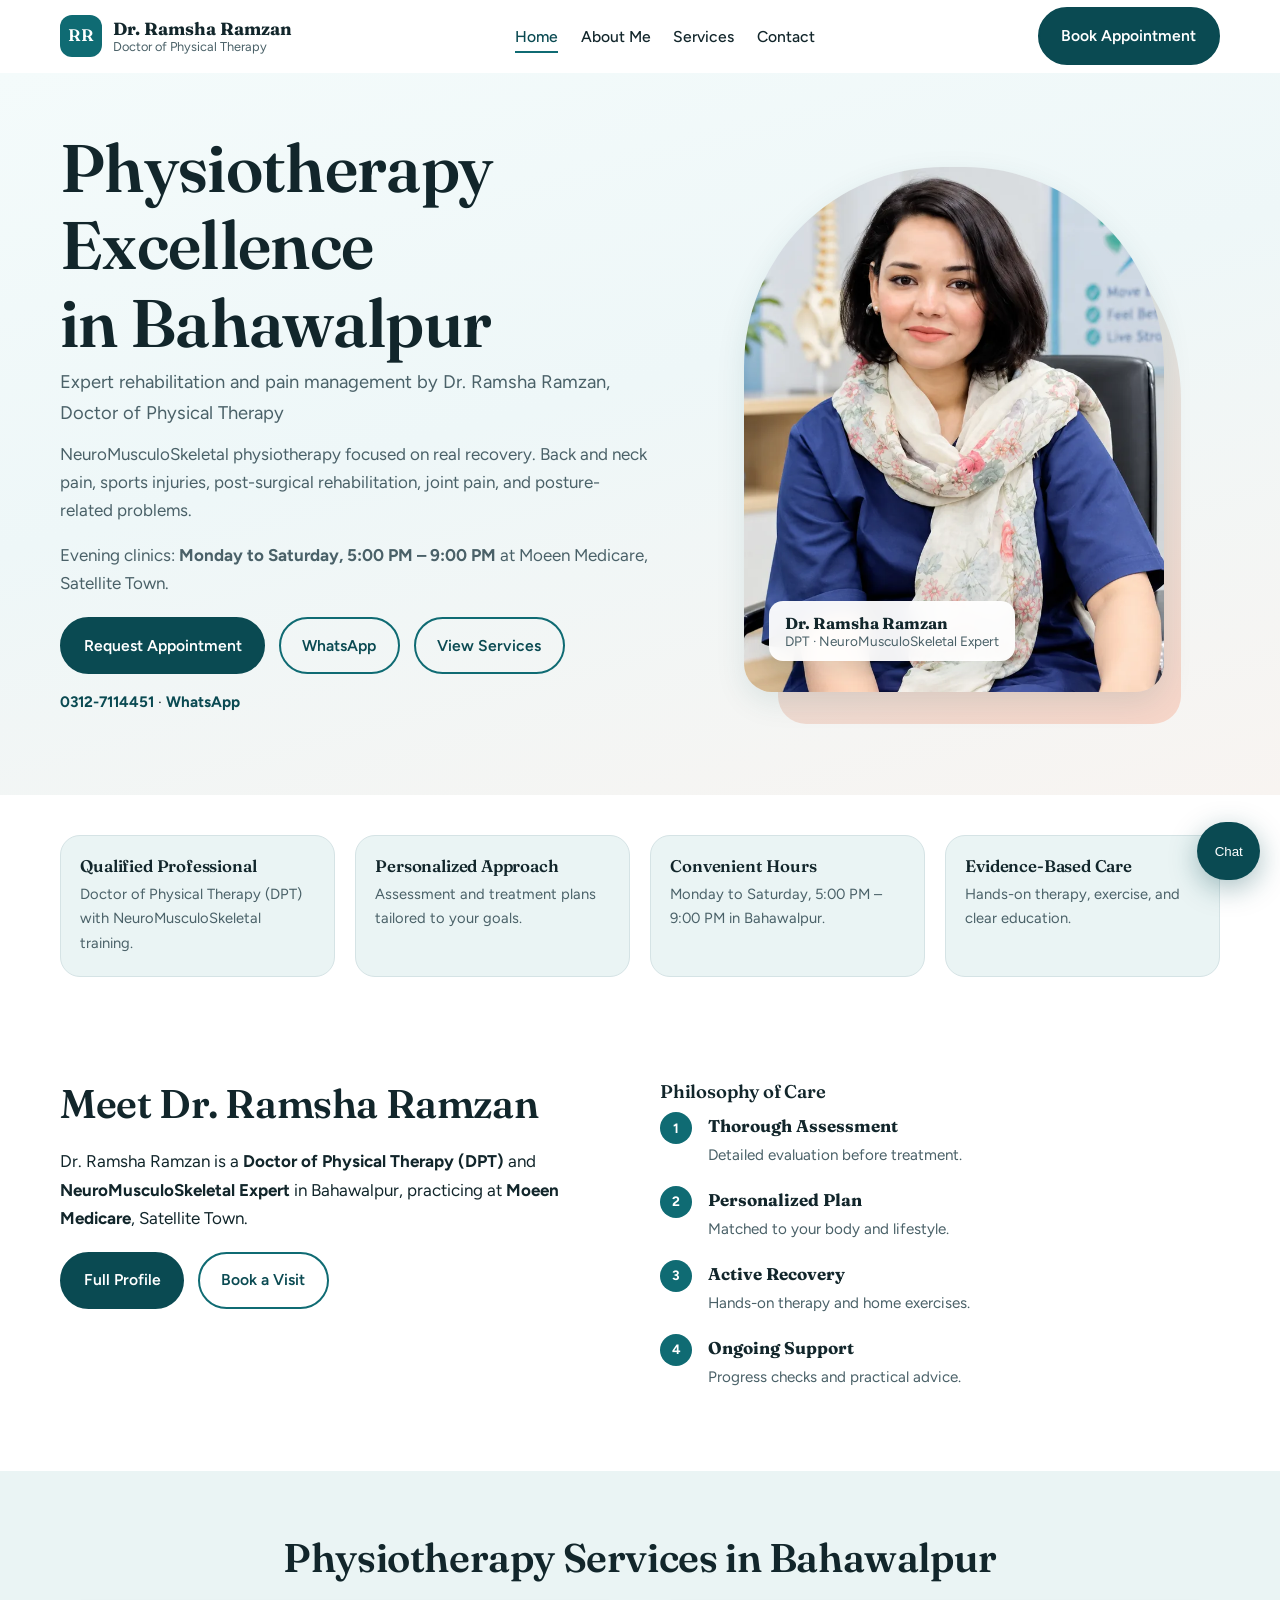
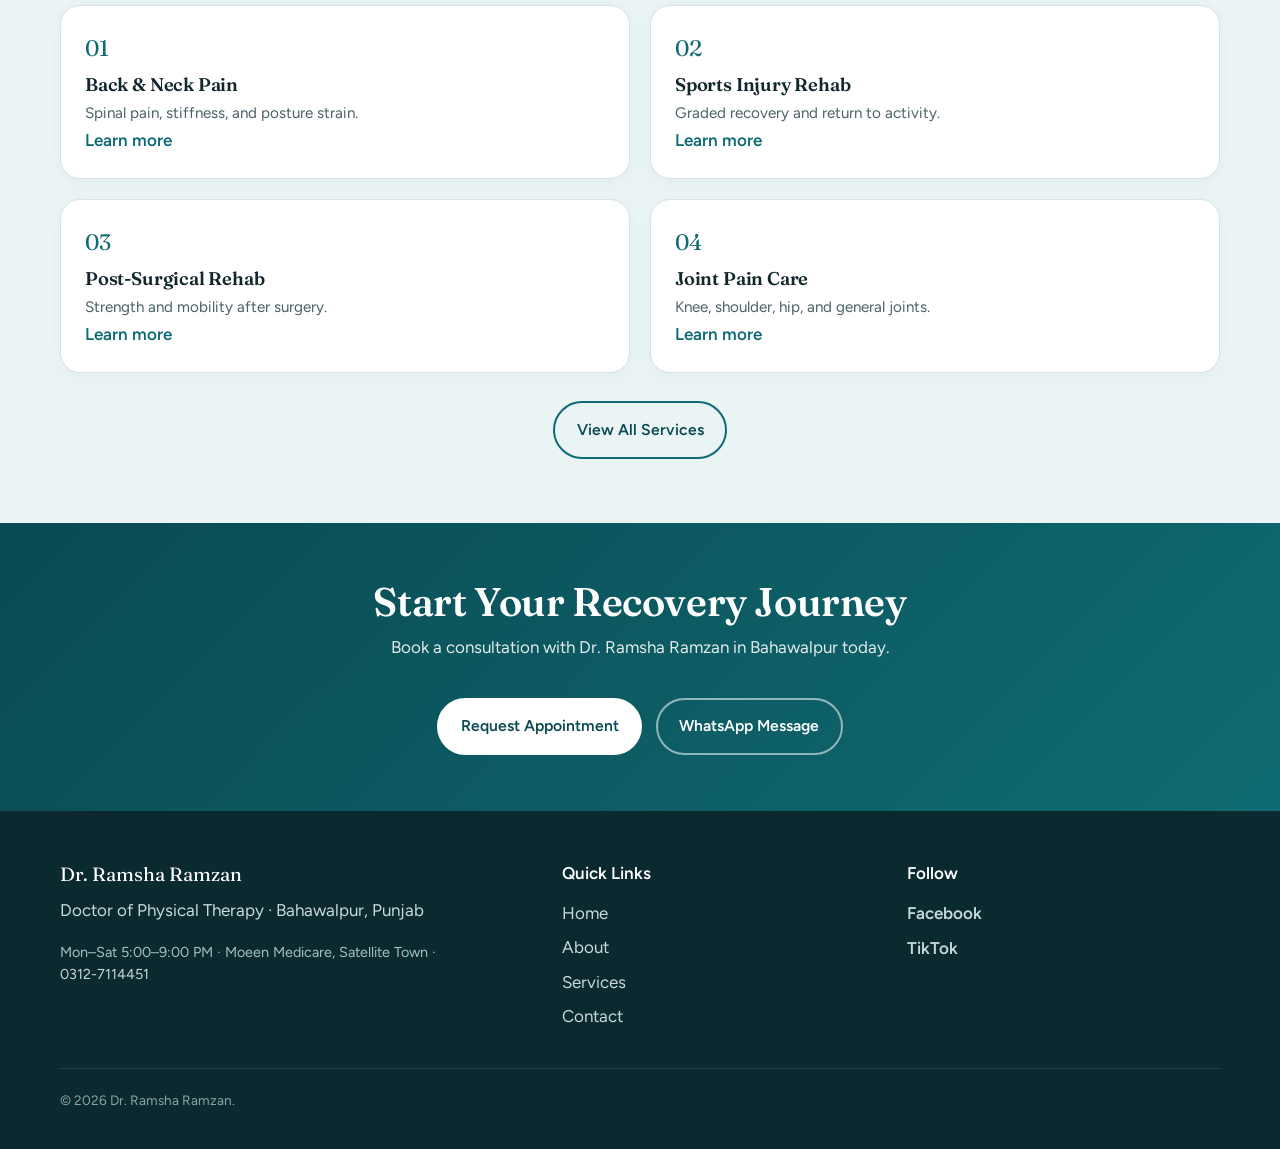
<file: index.html>
<!DOCTYPE html>
<html lang="en-PK">
<head>
  <meta charset="UTF-8">
  <meta name="viewport" content="width=device-width, initial-scale=1">
  <title>Physiotherapist in Bahawalpur | Dr. Ramsha Ramzan, DPT</title>
  <meta name="description" content="Dr. Ramsha Ramzan — Doctor of Physical Therapy in Bahawalpur. NeuroMusculoSkeletal physiotherapy for back pain, sports injury, post-surgical rehab and joint pain. Evening clinics Mon–Sat.">
  <link rel="canonical" href="https://joshwilsonnlr.github.io/Dr.ramsha/">
  <link rel="icon" type="image/svg+xml" href="assets/favicon.svg">
  <meta name="theme-color" content="#0F6B73">
  <link rel="stylesheet" href="css/style.css?v=33">
  <link rel="stylesheet" href="css/responsive.css?v=33">
  <link rel="stylesheet" href="css/mobile.css?v=33">
  <link href="https://fonts.googleapis.com/css2?family=Fraunces:opsz,wght@9..144,500;9..144,600&family=Figtree:wght@400;500;600;700&display=swap" rel="stylesheet">
  <meta property="og:title" content="Physiotherapist in Bahawalpur | Dr. Ramsha Ramzan, DPT">
  <meta property="og:image" content="https://joshwilsonnlr.github.io/Dr.ramsha/images/dr-ramsha-ramzan-900.webp">
</head>
<body>
  <a class="skip-link" href="#main">Skip to content</a>
  <header class="site-header" id="site-header">
    <div class="container header-inner">
      <a class="brand" href="index.html" aria-label="Dr. Ramsha Ramzan home">
        <span class="brand-mark" aria-hidden="true">RR</span>
        <span class="brand-text"><strong>Dr. Ramsha Ramzan</strong><small>Doctor of Physical Therapy</small></span>
      </a>
      <nav class="main-nav" id="main-nav" aria-label="Main navigation">
        <ul>
          <li><a href="index.html" aria-current="page">Home</a></li>
          <li><a href="about.html">About Me</a></li>
          <li><a href="services.html">Services</a></li>
          <li><a href="contact.html">Contact</a></li>
          <li class="nav-book-mobile"><a class="btn btn-primary" href="contact.html#book">Book Appointment</a></li>
        </ul>
      </nav>
      <a class="btn btn-primary nav-cta" href="contact.html#book">Book Appointment</a>
      <button type="button" class="nav-toggle" id="nav-toggle" aria-expanded="false" aria-controls="main-nav" aria-label="Open menu"><span></span><span></span><span></span></button>
    </div>
  </header>
  <main id="main">
    <section class="hero">
      <div class="container hero-grid">
        <div class="hero-copy">
          <h1 class="hero-headline">Physiotherapy Excellence in Bahawalpur</h1>
          <p class="hero-tagline">Expert rehabilitation and pain management by Dr. Ramsha Ramzan, Doctor of Physical Therapy</p>
          <p class="hero-body">NeuroMusculoSkeletal physiotherapy focused on real recovery. Back and neck pain, sports injuries, post-surgical rehabilitation, joint pain, and posture-related problems.</p>
          <p class="hero-body">Evening clinics: <strong>Monday to Saturday, 5:00 PM – 9:00 PM</strong> at Moeen Medicare, Satellite Town.</p>
          <div class="btn-row">
            <a class="btn btn-primary" href="contact.html#book">Request Appointment</a>
            <a class="btn btn-outline" href="https://wa.me/923127114451">WhatsApp</a>
            <a class="btn btn-outline" href="services.html">View Services</a>
          </div>
          <p class="hero-contact"><a href="tel:+923127114451"><strong>0312-7114451</strong></a> · <a href="https://wa.me/923127114451"><strong>WhatsApp</strong></a></p>
        </div>
        <figure class="hero-portrait reveal">
          <div class="portrait-frame">
            <img src="images/dr-ramsha-ramzan-900.webp" srcset="images/dr-ramsha-ramzan-480.webp 480w, images/dr-ramsha-ramzan-900.webp 900w" loading="eager" alt="Dr. Ramsha Ramzan, Physiotherapist in Bahawalpur">
          </div>
          <figcaption class="portrait-tag"><strong>Dr. Ramsha Ramzan</strong><span>DPT · NeuroMusculoSkeletal Expert</span></figcaption>
        </figure>
      </div>
    </section>
    <section class="trust-section">
      <div class="container trust-grid">
        <div class="trust-item reveal"><h3>Qualified Professional</h3><p>Doctor of Physical Therapy (DPT) with NeuroMusculoSkeletal training.</p></div>
        <div class="trust-item reveal"><h3>Personalized Approach</h3><p>Assessment and treatment plans tailored to your goals.</p></div>
        <div class="trust-item reveal"><h3>Convenient Hours</h3><p>Monday to Saturday, 5:00 PM – 9:00 PM in Bahawalpur.</p></div>
        <div class="trust-item reveal"><h3>Evidence-Based Care</h3><p>Hands-on therapy, exercise, and clear education.</p></div>
      </div>
    </section>
    <section class="section">
      <div class="container split">
        <div class="reveal">
          <h2>Meet Dr. Ramsha Ramzan</h2>
          <p>Dr. Ramsha Ramzan is a <strong>Doctor of Physical Therapy (DPT)</strong> and <strong>NeuroMusculoSkeletal Expert</strong> in Bahawalpur, practicing at <strong>Moeen Medicare</strong>, Satellite Town.</p>
          <div class="btn-row"><a class="btn btn-primary" href="about.html">Full Profile</a><a class="btn btn-outline" href="contact.html#book">Book a Visit</a></div>
        </div>
        <div class="reveal">
          <h3>Philosophy of Care</h3>
          <div class="philosophy-point"><span class="step-badge">1</span><div><h4>Thorough Assessment</h4><p>Detailed evaluation before treatment.</p></div></div>
          <div class="philosophy-point"><span class="step-badge">2</span><div><h4>Personalized Plan</h4><p>Matched to your body and lifestyle.</p></div></div>
          <div class="philosophy-point"><span class="step-badge">3</span><div><h4>Active Recovery</h4><p>Hands-on therapy and home exercises.</p></div></div>
          <div class="philosophy-point"><span class="step-badge">4</span><div><h4>Ongoing Support</h4><p>Progress checks and practical advice.</p></div></div>
        </div>
      </div>
    </section>
    <section class="section tint">
      <div class="container">
        <h2 class="reveal" style="text-align:center;">Physiotherapy Services in Bahawalpur</h2>
        <div class="services-showcase">
          <article class="service-showcase reveal"><div class="service-number">01</div><h3>Back & Neck Pain</h3><p>Spinal pain, stiffness, and posture strain.</p><a class="link-arrow" href="services.html">Learn more</a></article>
          <article class="service-showcase reveal"><div class="service-number">02</div><h3>Sports Injury Rehab</h3><p>Graded recovery and return to activity.</p><a class="link-arrow" href="services.html">Learn more</a></article>
          <article class="service-showcase reveal"><div class="service-number">03</div><h3>Post-Surgical Rehab</h3><p>Strength and mobility after surgery.</p><a class="link-arrow" href="services.html">Learn more</a></article>
          <article class="service-showcase reveal"><div class="service-number">04</div><h3>Joint Pain Care</h3><p>Knee, shoulder, hip, and general joints.</p><a class="link-arrow" href="services.html">Learn more</a></article>
        </div>
        <div class="view-all-cta reveal"><a class="btn btn-outline" href="services.html">View All Services</a></div>
      </div>
    </section>
    <section class="cta-premium">
      <div class="container cta-inner reveal">
        <h2>Start Your Recovery Journey</h2>
        <p>Book a consultation with Dr. Ramsha Ramzan in Bahawalpur today.</p>
        <div class="btn-row" style="display:flex;justify-content:center;gap:0.85rem;width:100%;">
          <a class="btn btn-light" href="contact.html#book">Request Appointment</a>
          <a class="btn btn-ghost" href="https://wa.me/923127114451">WhatsApp Message</a>
        </div>
      </div>
    </section>
  </main>
  <footer class="site-footer">
    <div class="container footer-grid">
      <div>
        <p class="footer-name">Dr. Ramsha Ramzan</p>
        <p>Doctor of Physical Therapy · Bahawalpur, Punjab</p>
        <p class="footer-blurb">Mon–Sat 5:00–9:00 PM · Moeen Medicare, Satellite Town · <a href="tel:+923127114451">0312-7114451</a></p>
      </div>
      <div>
        <p class="footer-h">Quick Links</p>
        <ul><li><a href="index.html">Home</a></li><li><a href="about.html">About</a></li><li><a href="services.html">Services</a></li><li><a href="contact.html">Contact</a></li></ul>
      </div>
      <div>
        <p class="footer-h">Follow</p>
        <ul class="social-links">
          <li><a href="https://www.facebook.com/ramsha.ramzan.2025" target="_blank" rel="noopener">Facebook</a></li>
          <li><a href="https://www.tiktok.com/@drramsharramzan" target="_blank" rel="noopener">TikTok</a></li>
        </ul>
      </div>
    </div>
    <div class="container footer-base"><p>© 2026 Dr. Ramsha Ramzan.</p></div>
  </footer>
  <div class="chat-widget" id="chat-widget">
    <div class="chat-panel" id="chat-panel" role="dialog" aria-label="Clinic assistant" hidden>
      <div class="chat-panel-header">
        <div><strong>Clinic Assistant</strong><span>Dr. Ramsha Ramzan</span></div>
        <button type="button" class="chat-close" id="chat-close" aria-label="Close chat">&times;</button>
      </div>
      <div class="chat-panel-body">
        <div class="chat-messages" id="chat-messages" aria-live="polite"></div>
        <form class="chat-form" id="chat-form" autocomplete="off">
          <input type="text" id="chat-input" placeholder="Ask about hours, services..." maxlength="300" aria-label="Message">
          <button type="submit" class="chat-send" aria-label="Send">Go</button>
        </form>
      </div>
    </div>
    <button type="button" class="chat-fab" id="chat-fab" aria-label="Open chat" aria-expanded="false" aria-controls="chat-panel"><span class="chat-fab-label">Chat</span></button>
  </div>
  <div class="mobile-actions" aria-label="Quick contact">
    <a href="tel:+923127114451">Call</a>
    <a href="contact.html#book" class="mobile-book">Book</a>
    <a href="https://wa.me/923127114451">WhatsApp</a>
  </div>
  <script src="js/main.js?v=33" defer></script>
  <script src="js/chatbot.js?v=33" defer></script>
</body>
</html>
</file>
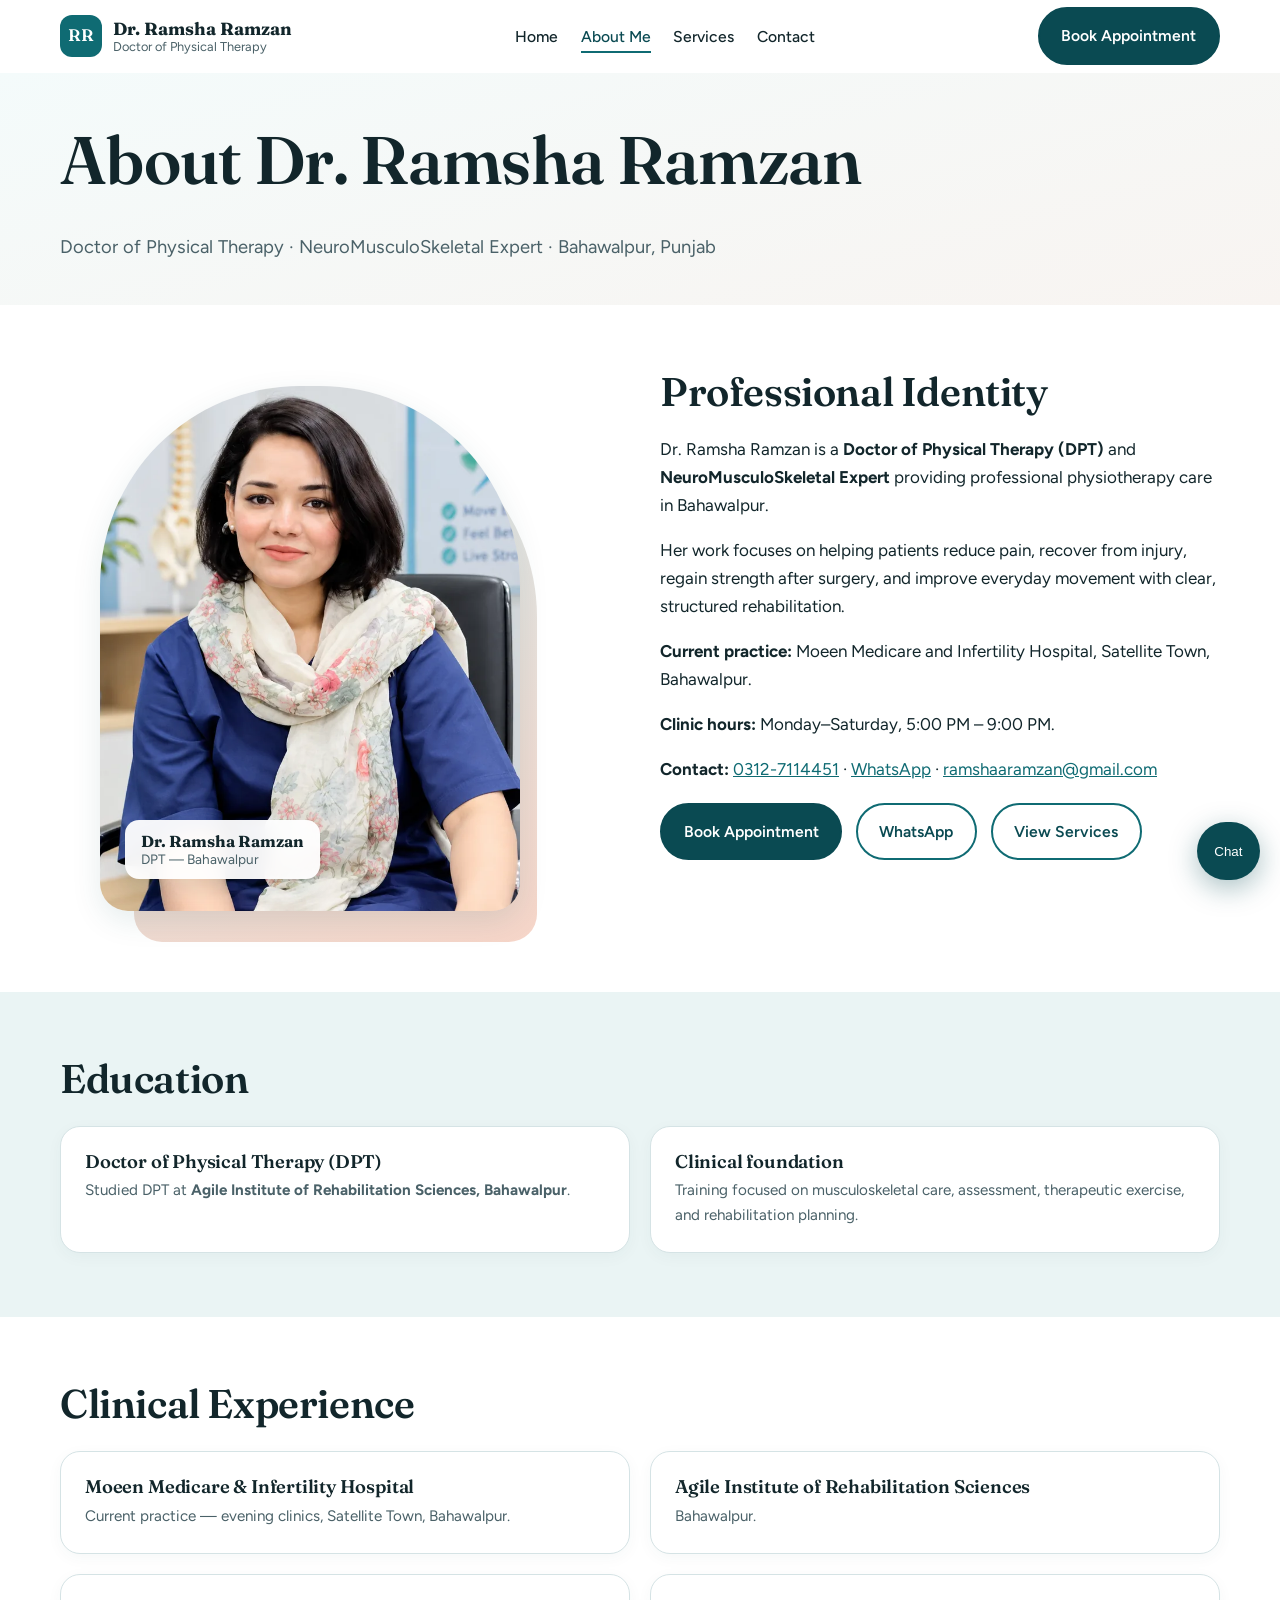
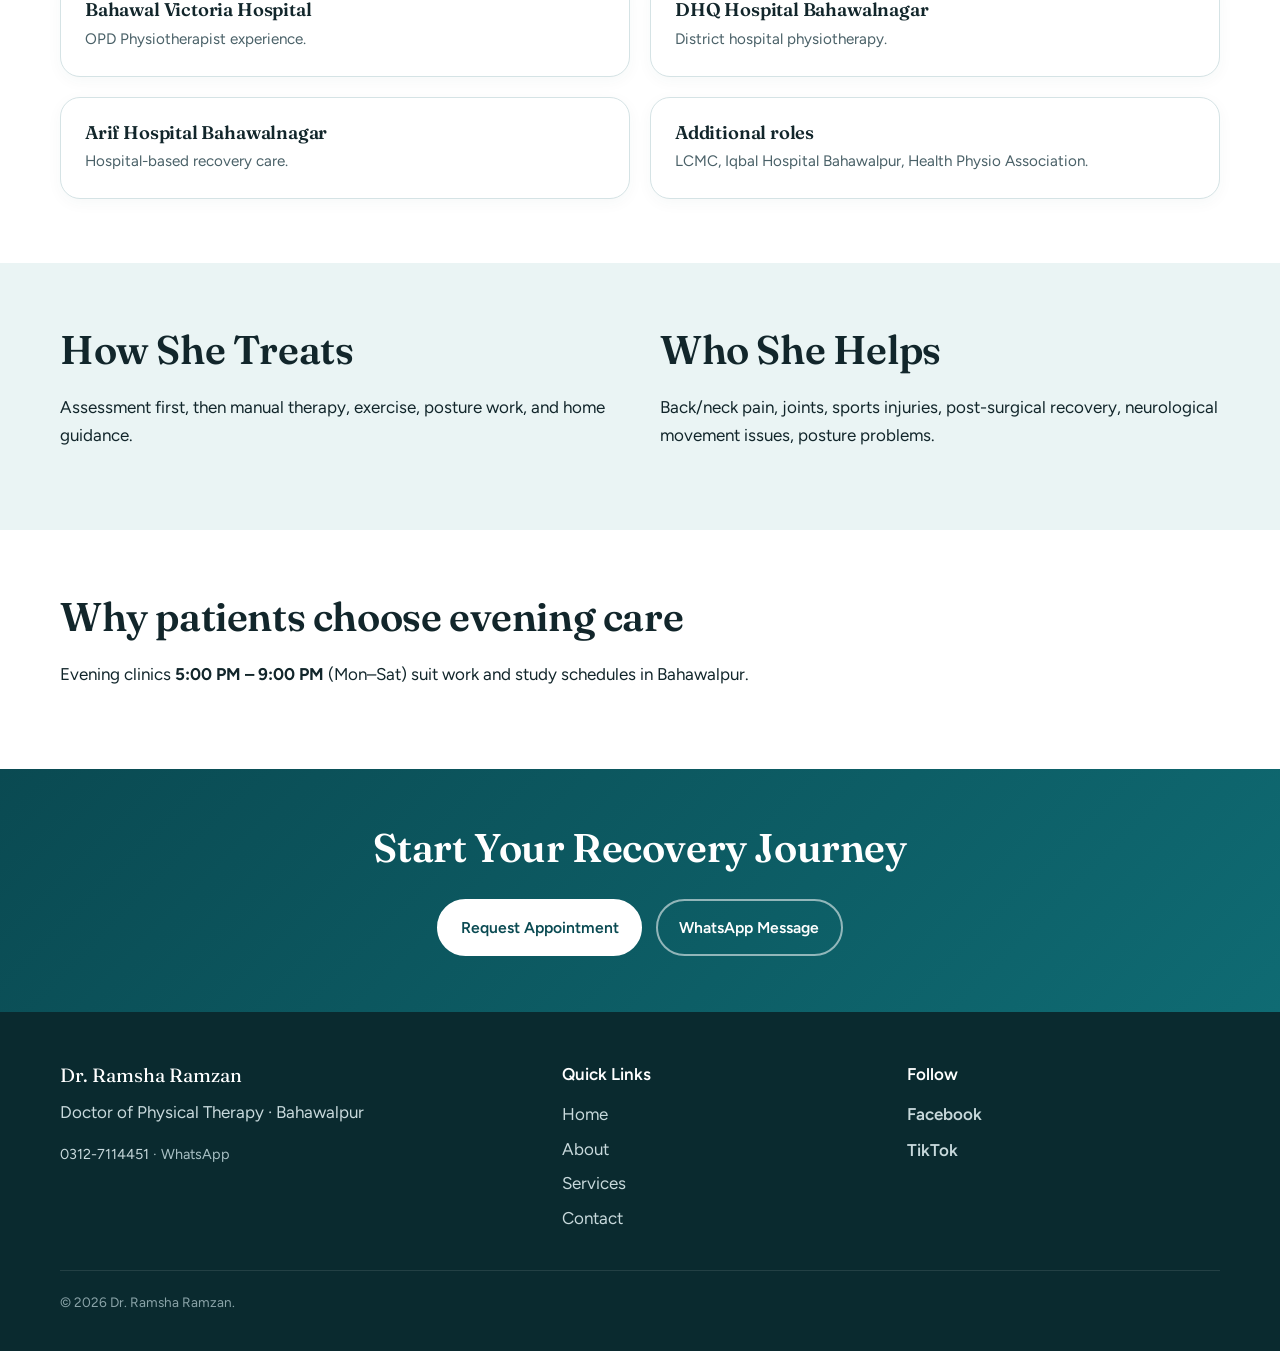
<file: about.html>
<!DOCTYPE html>
<html lang="en-PK">
<head>
  <meta charset="UTF-8">
  <meta name="viewport" content="width=device-width, initial-scale=1">
  <title>About Dr. Ramsha Ramzan | Physiotherapist in Bahawalpur</title>
  <meta name="description" content="Full profile of Dr. Ramsha Ramzan, DPT — NeuroMusculoSkeletal Expert in Bahawalpur. Education, clinical experience, and physiotherapy approach.">
  <link rel="canonical" href="https://joshwilsonnlr.github.io/Dr.ramsha/about.html">
  <meta property="og:title" content="About Dr. Ramsha Ramzan | Physiotherapist Bahawalpur">
  <meta property="og:description" content="Doctor of Physical Therapy and NeuroMusculoSkeletal Expert in Bahawalpur.">
  <meta property="og:image" content="https://joshwilsonnlr.github.io/Dr.ramsha/images/dr-ramsha-ramzan-900.webp">
  <meta name="twitter:card" content="summary_large_image">
  <link rel="stylesheet" href="css/style.css?v=31">
  <link rel="stylesheet" href="css/responsive.css?v=31">
  <link rel="stylesheet" href="css/mobile.css?v=31">
  <link href="https://fonts.googleapis.com/css2?family=Fraunces:opsz,wght@9..144,500;9..144,600&family=Figtree:wght@400;500;600;700&display=swap" rel="stylesheet">
</head>
<body>
  <a class="skip-link" href="#main">Skip to content</a>
  <header class="site-header" id="site-header">
    <div class="container header-inner">
      <a class="brand" href="index.html"><span class="brand-mark">RR</span><span class="brand-text"><strong>Dr. Ramsha Ramzan</strong><small>Doctor of Physical Therapy</small></span></a>
      <nav class="main-nav" id="main-nav" aria-label="Main navigation">
        <ul>
          <li><a href="index.html">Home</a></li>
          <li><a href="about.html" aria-current="page">About Me</a></li>
          <li><a href="services.html">Services</a></li>
          <li><a href="contact.html">Contact</a></li>
          <li class="nav-book-mobile"><a class="btn btn-primary" href="contact.html#book">Book Appointment</a></li>
        </ul>
      </nav>
      <a class="btn btn-primary nav-cta" href="contact.html#book">Book Appointment</a>
      <button class="nav-toggle" id="nav-toggle" aria-expanded="false" aria-controls="main-nav" aria-label="Open menu"><span></span><span></span><span></span></button>
    </div>
  </header>
  <main id="main">
    <section class="page-hero"><div class="container"><h1>About Dr. Ramsha Ramzan</h1><p class="lead">Doctor of Physical Therapy · NeuroMusculoSkeletal Expert · Bahawalpur, Punjab</p></div></section>
    <section class="section"><div class="container split">
      <div class="reveal"><figure class="hero-portrait about-portrait"><div class="portrait-frame"><img src="images/dr-ramsha-ramzan-900.webp" srcset="images/dr-ramsha-ramzan-480.webp 480w, images/dr-ramsha-ramzan-900.webp 900w" alt="Dr. Ramsha Ramzan, Physiotherapist in Bahawalpur" loading="lazy"></div><figcaption class="portrait-tag"><strong>Dr. Ramsha Ramzan</strong><span>DPT — Bahawalpur</span></figcaption></figure></div>
      <div class="reveal">
        <h2>Professional Identity</h2>
        <p>Dr. Ramsha Ramzan is a <strong>Doctor of Physical Therapy (DPT)</strong> and <strong>NeuroMusculoSkeletal Expert</strong> providing professional physiotherapy care in Bahawalpur.</p>
        <p>Her work focuses on helping patients reduce pain, recover from injury, regain strength after surgery, and improve everyday movement with clear, structured rehabilitation.</p>
        <p><strong>Current practice:</strong> Moeen Medicare and Infertility Hospital, Satellite Town, Bahawalpur.</p>
        <p><strong>Clinic hours:</strong> Monday–Saturday, 5:00 PM – 9:00 PM.</p>
        <p><strong>Contact:</strong> <a href="tel:+923127114451">0312-7114451</a> · <a href="https://wa.me/923127114451">WhatsApp</a> · <a href="mailto:ramshaaramzan@gmail.com">ramshaaramzan@gmail.com</a></p>
        <div class="btn-row"><a class="btn btn-primary" href="contact.html#book">Book Appointment</a><a class="btn btn-outline" href="https://wa.me/923127114451">WhatsApp</a><a class="btn btn-outline" href="services.html">View Services</a></div>
      </div>
    </div></section>
    <section class="section tint"><div class="container"><h2 class="reveal">Education</h2>
      <div class="services-showcase">
        <article class="service-showcase reveal"><h3>Doctor of Physical Therapy (DPT)</h3><p>Studied DPT at <strong>Agile Institute of Rehabilitation Sciences, Bahawalpur</strong>.</p></article>
        <article class="service-showcase reveal"><h3>Clinical foundation</h3><p>Training focused on musculoskeletal care, assessment, therapeutic exercise, and rehabilitation planning.</p></article>
      </div>
    </div></section>
    <section class="section"><div class="container"><h2 class="reveal">Clinical Experience</h2>
      <div class="services-showcase">
        <article class="service-showcase reveal"><h3>Moeen Medicare &amp; Infertility Hospital</h3><p>Current practice — evening clinics, Satellite Town, Bahawalpur.</p></article>
        <article class="service-showcase reveal"><h3>Agile Institute of Rehabilitation Sciences</h3><p>Bahawalpur.</p></article>
        <article class="service-showcase reveal"><h3>Bahawal Victoria Hospital</h3><p>OPD Physiotherapist experience.</p></article>
        <article class="service-showcase reveal"><h3>DHQ Hospital Bahawalnagar</h3><p>District hospital physiotherapy.</p></article>
        <article class="service-showcase reveal"><h3>Arif Hospital Bahawalnagar</h3><p>Hospital-based recovery care.</p></article>
        <article class="service-showcase reveal"><h3>Additional roles</h3><p>LCMC, Iqbal Hospital Bahawalpur, Health Physio Association.</p></article>
      </div>
    </div></section>
    <section class="section tint"><div class="container split">
      <div class="reveal"><h2>How She Treats</h2><p>Assessment first, then manual therapy, exercise, posture work, and home guidance.</p></div>
      <div class="reveal"><h2>Who She Helps</h2><p>Back/neck pain, joints, sports injuries, post-surgical recovery, neurological movement issues, posture problems.</p></div>
    </div></section>
    <section class="section"><div class="container reveal">
      <h2>Why patients choose evening care</h2>
      <p>Evening clinics <strong>5:00 PM – 9:00 PM</strong> (Mon–Sat) suit work and study schedules in Bahawalpur.</p>
    </div></section>
    <section class="cta-premium"><div class="container cta-inner reveal">
      <h2>Start Your Recovery Journey</h2>
      <div class="btn-row" style="display:flex;justify-content:center;gap:0.85rem;width:100%;">
        <a class="btn btn-light" href="contact.html#book">Request Appointment</a>
        <a class="btn btn-ghost" href="https://wa.me/923127114451">WhatsApp Message</a>
      </div>
    </div></section>
  </main>
  <footer class="site-footer"><div class="container footer-grid">
    <div><p class="footer-name">Dr. Ramsha Ramzan</p><p>Doctor of Physical Therapy · Bahawalpur</p><p class="footer-blurb"><a href="tel:+923127114451">0312-7114451</a> · WhatsApp</p></div>
    <div><p class="footer-h">Quick Links</p><ul><li><a href="index.html">Home</a></li><li><a href="about.html">About</a></li><li><a href="services.html">Services</a></li><li><a href="contact.html">Contact</a></li></ul></div>
    <div><p class="footer-h">Follow</p><ul class="social-links"><li><a href="https://www.facebook.com/ramsha.ramzan.2025" target="_blank" rel="noopener">Facebook</a></li><li><a href="https://www.tiktok.com/@drramsharramzan" target="_blank" rel="noopener">TikTok</a></li></ul></div>
  </div><div class="container footer-base"><p>© 2026 Dr. Ramsha Ramzan.</p></div></footer>
  <div class="chat-widget" id="chat-widget">
    <div class="chat-panel" id="chat-panel" role="dialog" aria-label="Clinic assistant" hidden>
      <div class="chat-panel-header"><div><strong>Clinic Assistant</strong><span>Dr. Ramsha Ramzan</span></div><button type="button" class="chat-close" id="chat-close" aria-label="Close">&times;</button></div>
      <div class="chat-panel-body"><div class="chat-messages" id="chat-messages" aria-live="polite"></div>
        <form class="chat-form" id="chat-form" autocomplete="off"><input type="text" id="chat-input" placeholder="Ask about hours, services..." maxlength="300"><button type="submit" class="chat-send" aria-label="Send">Go</button></form>
      </div>
    </div>
    <button type="button" class="chat-fab" id="chat-fab" aria-label="Open chat" aria-expanded="false" aria-controls="chat-panel"><span class="chat-fab-label">Chat</span></button>
  </div>
  <div class="mobile-actions" aria-label="Quick contact">
    <a href="tel:+923127114451">Call</a>
    <a href="contact.html#book" class="mobile-book">Book</a>
    <a href="https://wa.me/923127114451">WhatsApp</a>
  </div>
  <script src="js/main.js?v=31" defer></script>
  <script src="js/chatbot.js?v=31" defer></script>
</body>
</html>
</file>
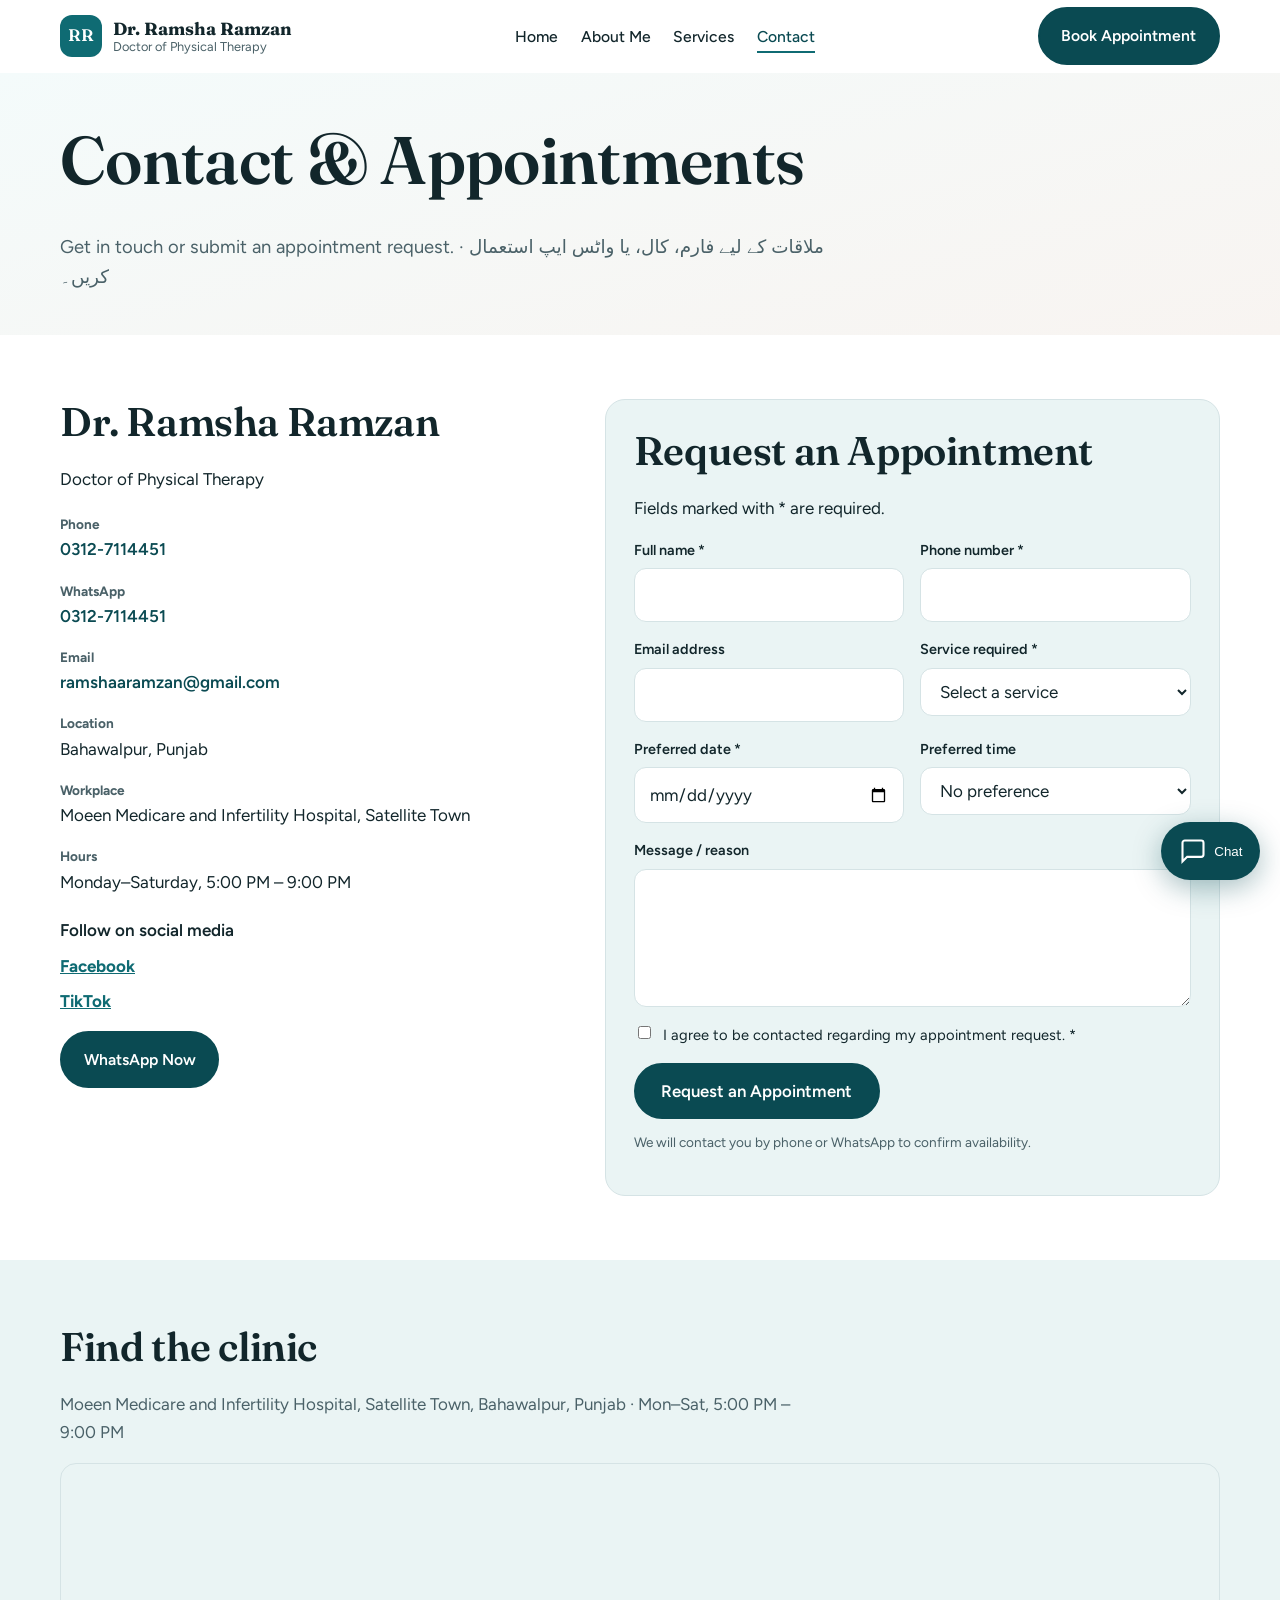
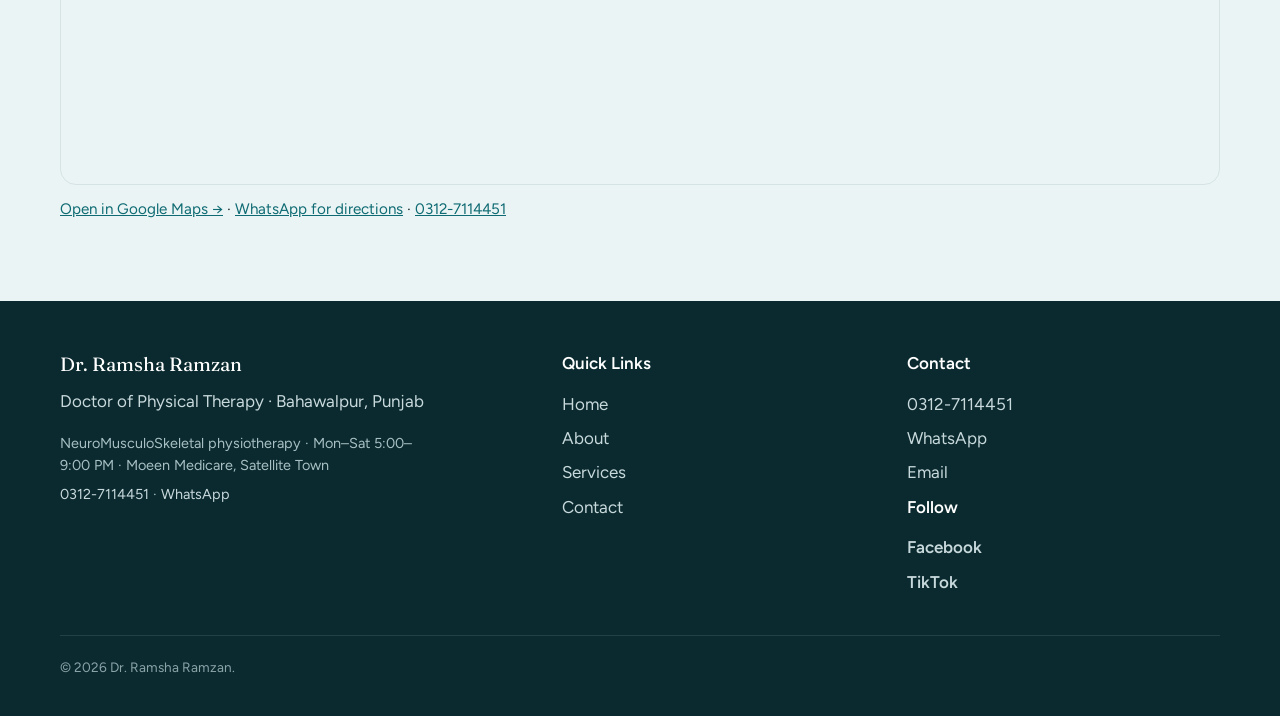
<file: contact.html>
<!DOCTYPE html>
<html lang="en-PK">
<head>
  <meta charset="UTF-8">
  <meta name="viewport" content="width=device-width, initial-scale=1">
  <title>Book Physiotherapy Appointment Bahawalpur | Dr. Ramsha Ramzan</title>
  <meta name="description" content="Book a physiotherapy appointment with Dr. Ramsha Ramzan in Bahawalpur. Call, WhatsApp, map, or online form.">
  <link rel="canonical" href="https://joshwilsonnlr.github.io/Dr.ramsha/contact.html">
  <link rel="icon" type="image/svg+xml" href="assets/favicon.svg">
  <meta name="theme-color" content="#0F6B73">
  <meta property="og:type" content="website">
  <meta property="og:title" content="Book Physiotherapy Appointment Bahawalpur | Dr. Ramsha Ramzan">
  <meta property="og:description" content="Book with Dr. Ramsha Ramzan in Bahawalpur. Map, WhatsApp, form.">
  <meta property="og:url" content="https://joshwilsonnlr.github.io/Dr.ramsha/contact.html">
  <meta property="og:image" content="https://joshwilsonnlr.github.io/Dr.ramsha/images/dr-ramsha-ramzan-900.webp">
  <meta name="twitter:card" content="summary_large_image">
  <link rel="stylesheet" href="css/style.css?v=30">
  <link rel="stylesheet" href="css/responsive.css?v=30">
  <link rel="stylesheet" href="css/mobile.css?v=30">
  <link rel="preconnect" href="https://fonts.googleapis.com">
  <link rel="preconnect" href="https://fonts.gstatic.com" crossorigin>
  <link href="https://fonts.googleapis.com/css2?family=Fraunces:opsz,wght@9..144,500;9..144,600&family=Figtree:wght@400;500;600;700&display=swap" rel="stylesheet">
</head>
<body>
  <a class="skip-link" href="#main">Skip to content</a>
  <header class="site-header" id="site-header">
    <div class="container header-inner">
      <a class="brand" href="index.html" aria-label="Dr. Ramsha Ramzan home">
        <span class="brand-mark" aria-hidden="true">RR</span>
        <span class="brand-text"><strong>Dr. Ramsha Ramzan</strong><small>Doctor of Physical Therapy</small></span>
      </a>
      <nav class="main-nav" id="main-nav" aria-label="Main navigation">
        <ul>
          <li><a href="index.html">Home</a></li>
          <li><a href="about.html">About Me</a></li>
          <li><a href="services.html">Services</a></li>
          <li><a href="contact.html" aria-current="page">Contact</a></li>
          <li class="nav-book-mobile"><a class="btn btn-primary" href="contact.html#book">Book Appointment</a></li>
        </ul>
      </nav>
      <a class="btn btn-primary nav-cta" href="contact.html#book">Book Appointment</a>
      <button class="nav-toggle" id="nav-toggle" aria-expanded="false" aria-controls="main-nav" aria-label="Open menu"><span></span><span></span><span></span></button>
    </div>
  </header>
  <main id="main">
    <section class="page-hero"><div class="container"><h1>Contact &amp; Appointments</h1><p class="lead">Get in touch or submit an appointment request. · ملاقات کے لیے فارم، کال، یا واٹس ایپ استعمال کریں۔</p></div></section>
    <section class="section"><div class="container contact-grid">
      <div class="contact-info reveal">
        <h2>Dr. Ramsha Ramzan</h2>
        <p>Doctor of Physical Therapy</p>
        <ul class="contact-list">
          <li><span><strong>Phone</strong> <a href="tel:+923127114451">0312-7114451</a></span></li>
          <li><span><strong>WhatsApp</strong> <a href="https://wa.me/923127114451">0312-7114451</a></span></li>
          <li><span><strong>Email</strong> <a href="mailto:ramshaaramzan@gmail.com">ramshaaramzan@gmail.com</a></span></li>
          <li><span><strong>Location</strong> Bahawalpur, Punjab</span></li>
          <li><span><strong>Workplace</strong> Moeen Medicare and Infertility Hospital, Satellite Town</span></li>
          <li><span><strong>Hours</strong> Monday–Saturday, 5:00 PM – 9:00 PM</span></li>
        </ul>
        <div class="social-links-contact" style="margin-top:1.25rem;">
          <p style="font-weight:600;margin-bottom:.5rem;">Follow on social media</p>
          <ul class="social-links" style="list-style:none;padding:0;margin:0;">
            <li style="margin-bottom:.45rem;"><a href="https://www.facebook.com/ramsha.ramzan.2025" target="_blank" rel="noopener noreferrer"><strong>Facebook</strong></a></li>
            <li style="margin-bottom:.45rem;"><a href="https://www.tiktok.com/@drramsharramzan" target="_blank" rel="noopener noreferrer"><strong>TikTok</strong></a></li>
          </ul>
        </div>
        <p style="margin-top:1rem;"><a class="btn btn-primary" href="https://wa.me/923127114451">WhatsApp Now</a></p>
      </div>
      <div class="form-card reveal" id="book">
        <h2>Request an Appointment</h2>
        <p class="form-intro">Fields marked with * are required.</p>
        <form id="appointment-form" action="https://formspree.io/f/xljdkzyd" method="POST" novalidate>
          <div class="form-grid">
            <div class="field"><label for="full-name">Full name *</label><input id="full-name" name="full_name" type="text" required></div>
            <div class="field"><label for="phone">Phone number *</label><input id="phone" name="phone" type="tel" required></div>
            <div class="field"><label for="email">Email address</label><input id="email" name="email" type="email"></div>
            <div class="field"><label for="service">Service required *</label>
              <select id="service" name="service" required>
                <option value="">Select a service</option>
                <option>Back &amp; Neck Pain</option>
                <option>Joint Pain &amp; Rehabilitation</option>
                <option>Sports Injury Rehabilitation</option>
                <option>Post-Surgical Rehabilitation</option>
                <option>Neurological Rehabilitation</option>
                <option>Other</option>
              </select>
            </div>
            <div class="field"><label for="date">Preferred date *</label><input id="date" name="preferred_date" type="date" required></div>
            <div class="field"><label for="time">Preferred time</label>
              <select id="time" name="preferred_time">
                <option>No preference</option>
                <option>5:00 PM to 6:00 PM</option>
                <option>6:00 PM to 7:00 PM</option>
                <option>7:00 PM to 8:00 PM</option>
                <option>8:00 PM to 9:00 PM</option>
              </select>
            </div>
            <div class="field field-full"><label for="message">Message / reason</label><textarea id="message" name="message" rows="4"></textarea></div>
          </div>
          <div class="field-check"><input id="consent" name="consent" type="checkbox" value="Agreed" required> <label for="consent">I agree to be contacted regarding my appointment request. *</label></div>
          <button class="btn btn-primary btn-lg" type="submit">Request an Appointment</button>
          <p class="form-note">We will contact you by phone or WhatsApp to confirm availability.</p>
          <div id="form-status" class="form-status" role="status" hidden></div>
        </form>
      </div>
    </div></section>
    <section class="section tint" id="location">
      <div class="container reveal">
        <h2>Find the clinic</h2>
        <p style="color:var(--muted);">Moeen Medicare and Infertility Hospital, Satellite Town, Bahawalpur, Punjab · Mon–Sat, 5:00 PM – 9:00 PM</p>
        <div class="map-embed" style="border-radius:16px;overflow:hidden;border:1px solid var(--line);margin-top:0.75rem;">
          <iframe title="Map: Moeen Medicare Satellite Town Bahawalpur" src="https://maps.google.com/maps?q=Moeen%20Medicare%20Satellite%20Town%20Bahawalpur&t=&z=15&ie=UTF8&iwloc=&output=embed" width="100%" height="320" style="border:0;display:block;" loading="lazy" referrerpolicy="no-referrer-when-downgrade" allowfullscreen></iframe>
        </div>
        <p style="margin-top:0.75rem;font-size:0.95rem;">
          <a href="https://www.google.com/maps/search/?api=1&query=Moeen+Medicare+Satellite+Town+Bahawalpur" target="_blank" rel="noopener">Open in Google Maps →</a>
          · <a href="https://wa.me/923127114451">WhatsApp for directions</a>
          · <a href="tel:+923127114451">0312-7114451</a>
        </p>
      </div>
    </section>
  </main>
  <footer class="site-footer">
    <div class="container footer-grid">
      <div>
        <p class="footer-name">Dr. Ramsha Ramzan</p>
        <p>Doctor of Physical Therapy · Bahawalpur, Punjab</p>
        <p class="footer-blurb">NeuroMusculoSkeletal physiotherapy · Mon–Sat 5:00–9:00 PM · Moeen Medicare, Satellite Town</p>
        <p class="footer-blurb"><a href="tel:+923127114451">0312-7114451</a> · <a href="https://wa.me/923127114451">WhatsApp</a></p>
      </div>
      <div>
        <p class="footer-h">Quick Links</p>
        <ul><li><a href="index.html">Home</a></li><li><a href="about.html">About</a></li><li><a href="services.html">Services</a></li><li><a href="contact.html">Contact</a></li></ul>
      </div>
      <div>
        <p class="footer-h">Contact</p>
        <ul><li><a href="tel:+923127114451">0312-7114451</a></li><li><a href="https://wa.me/923127114451">WhatsApp</a></li><li><a href="mailto:ramshaaramzan@gmail.com">Email</a></li></ul>
        <p class="footer-h">Follow</p>
        <ul class="social-links">
          <li><a href="https://www.facebook.com/ramsha.ramzan.2025" target="_blank" rel="noopener noreferrer">Facebook</a></li>
          <li><a href="https://www.tiktok.com/@drramsharramzan" target="_blank" rel="noopener noreferrer">TikTok</a></li>
        </ul>
      </div>
    </div>
    <div class="container footer-base"><p>© 2026 Dr. Ramsha Ramzan.</p></div>
  </footer>
  <div class="chat-widget" id="chat-widget">
    <div class="chat-panel" id="chat-panel" role="dialog" aria-label="Clinic assistant" hidden>
      <div class="chat-panel-header">
        <div><strong>Clinic Assistant</strong><span>Dr. Ramsha Ramzan · Physiotherapy</span></div>
        <button type="button" class="chat-close" id="chat-close" aria-label="Close chat">&times;</button>
      </div>
      <div class="chat-panel-body">
        <div class="chat-messages" id="chat-messages" aria-live="polite"></div>
        <form class="chat-form" id="chat-form" autocomplete="off">
          <input type="text" id="chat-input" name="message" placeholder="Ask about hours, services, booking..." maxlength="300" aria-label="Type your message">
          <button type="submit" class="chat-send" aria-label="Send message"><svg viewBox="0 0 24 24" width="18" height="18" fill="none" stroke="currentColor" stroke-width="2"><path d="M22 2L11 13"/><path d="M22 2l-7 20-4-9-9-4 20-7z"/></svg></button>
        </form>
      </div>
    </div>
    <button type="button" class="chat-fab" id="chat-fab" aria-label="Open clinic chat" aria-expanded="false" aria-controls="chat-panel">
      <svg class="chat-fab-icon chat-fab-open" viewBox="0 0 24 24" width="28" height="28" fill="none" stroke="currentColor" stroke-width="1.8" aria-hidden="true"><path d="M21 15a2 2 0 0 1-2 2H7l-4 4V5a2 2 0 0 1 2-2h14a2 2 0 0 1 2 2z"/></svg>
      <span class="chat-fab-label">Chat</span>
    </button>
  </div>
  <div class="mobile-actions" aria-label="Quick contact">
    <a href="tel:+923127114451" title="Call"><span>Call</span></a>
    <a href="contact.html#book" class="mobile-book" title="Book"><span>Book</span></a>
    <a href="https://wa.me/923127114451" title="WhatsApp" rel="noopener"><span>WhatsApp</span></a>
  </div>
  <script src="js/main.js?v=30" defer></script>
  <script src="js/chatbot.js?v=30" defer></script>
  <script src="js/appointment.js?v=30" defer></script>
</body>
</html>
</file>
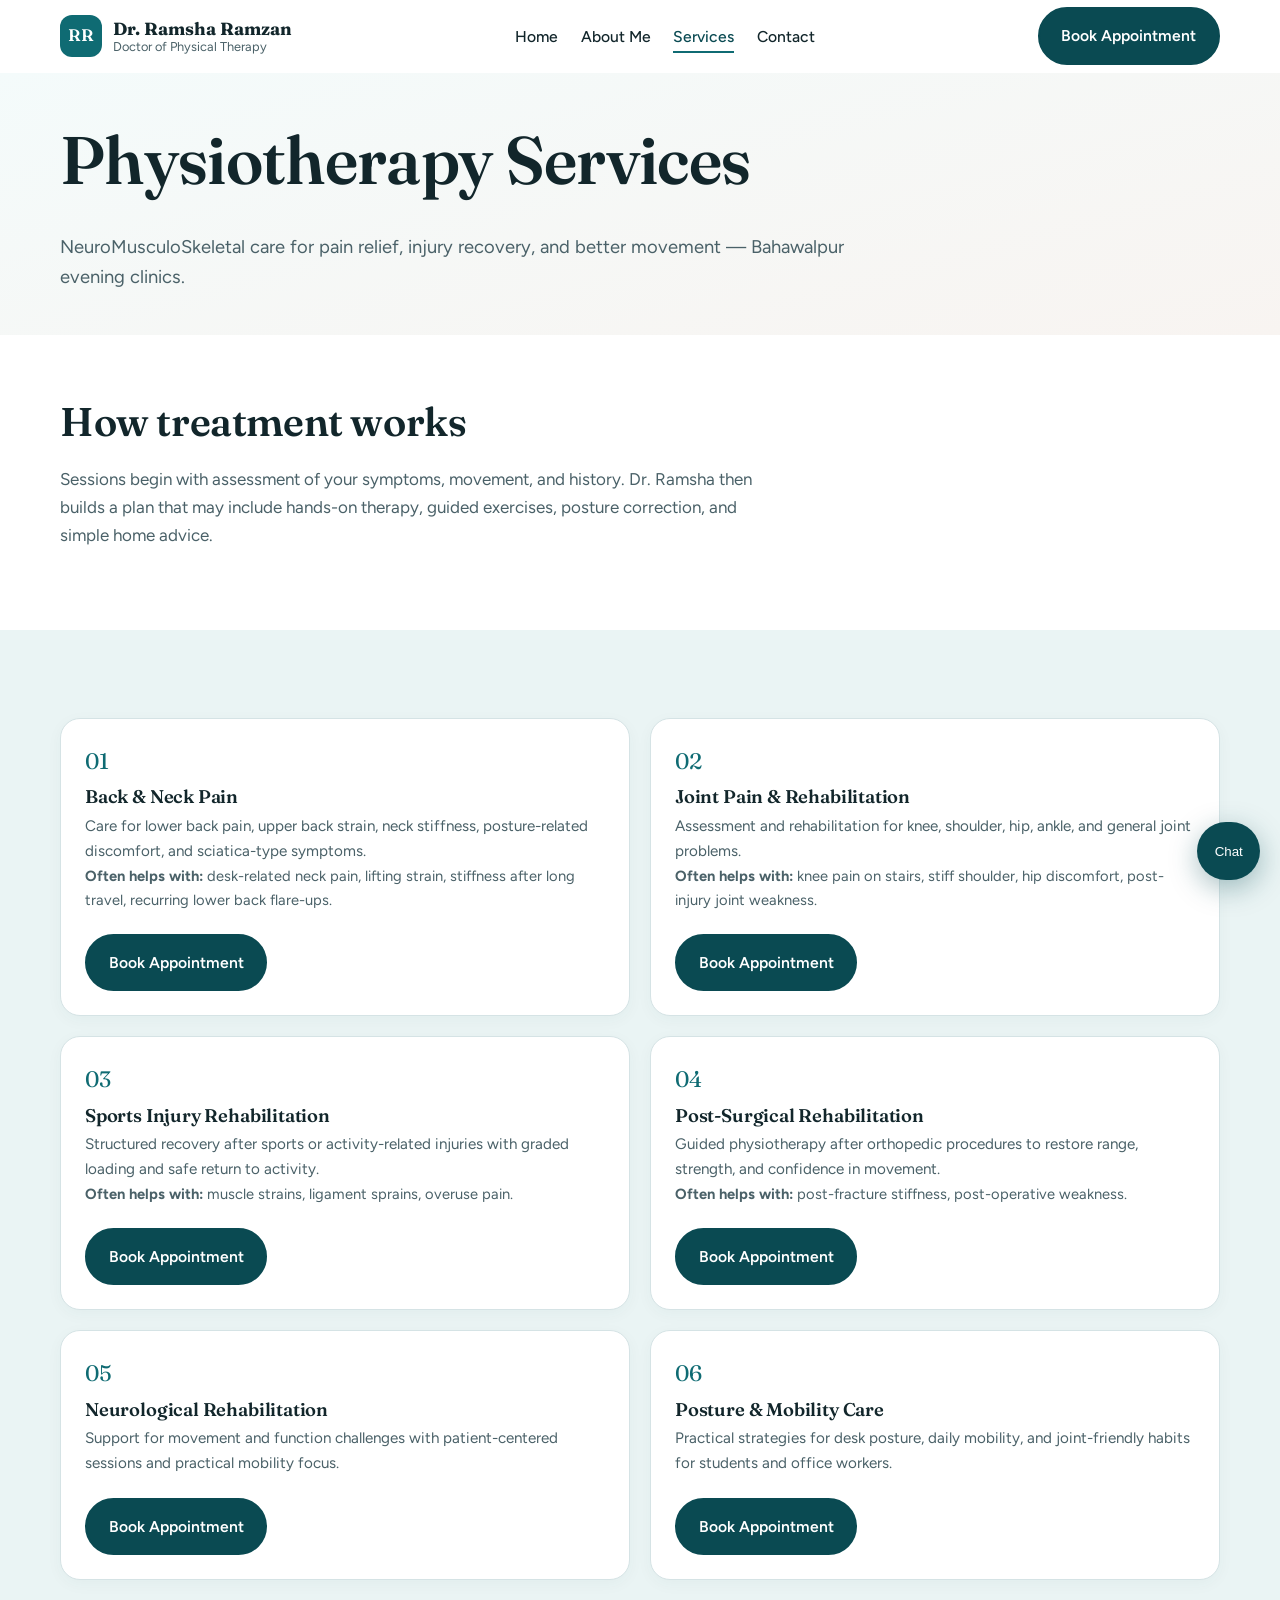
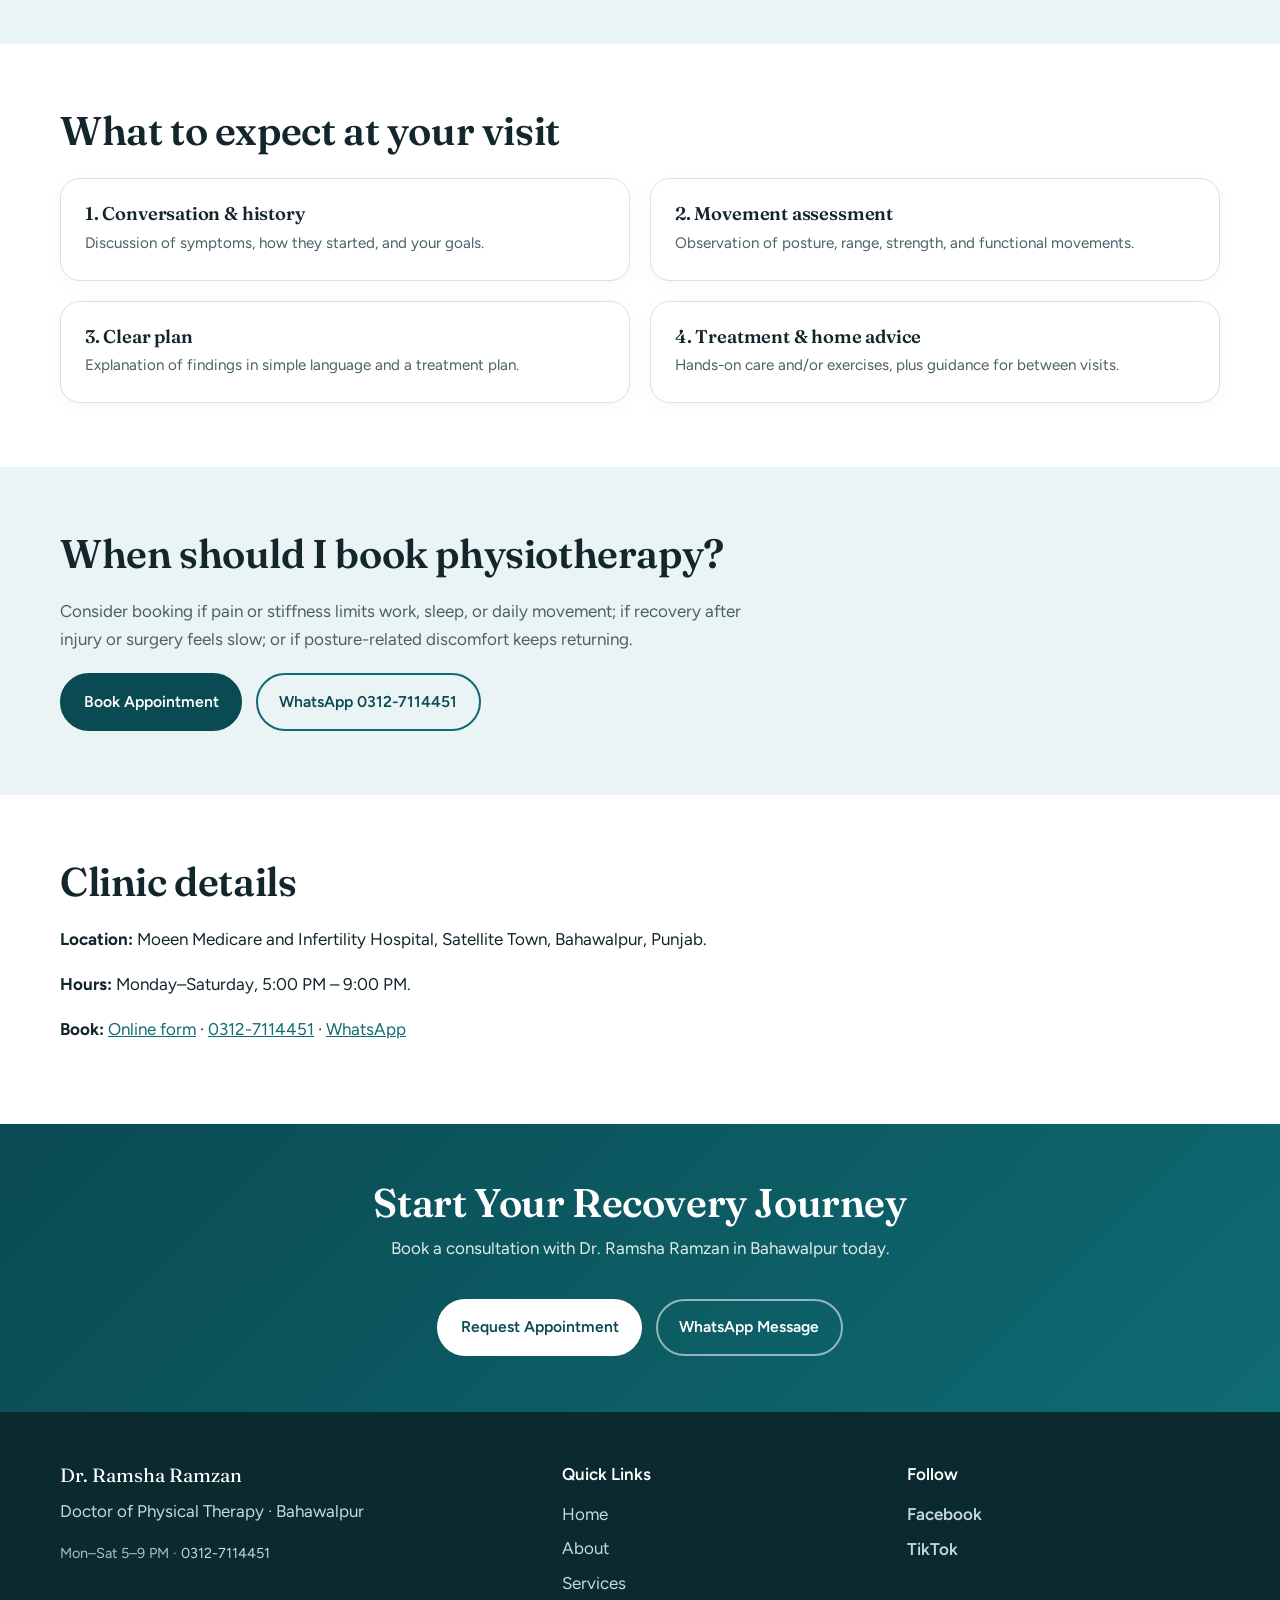
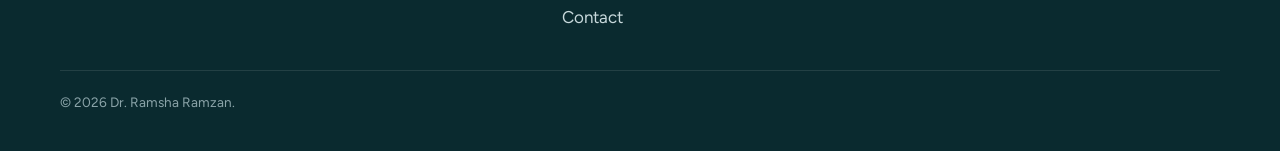
<file: services.html>
<!DOCTYPE html>
<html lang="en-PK">
<head>
  <meta charset="UTF-8">
  <meta name="viewport" content="width=device-width, initial-scale=1">
  <title>Physiotherapy Services Bahawalpur | Dr. Ramsha Ramzan</title>
  <meta name="description" content="Physiotherapy services in Bahawalpur by Dr. Ramsha Ramzan: back pain, sports injury, post-surgical rehab, joint pain, neurological care, posture therapy.">
  <link rel="canonical" href="https://joshwilsonnlr.github.io/Dr.ramsha/services.html">
  <meta property="og:title" content="Physiotherapy Services Bahawalpur | Dr. Ramsha Ramzan">
  <meta property="og:description" content="Back pain, sports injury, post-surgical rehab and more in Bahawalpur.">
  <meta property="og:image" content="https://joshwilsonnlr.github.io/Dr.ramsha/images/dr-ramsha-ramzan-900.webp">
  <meta name="twitter:card" content="summary_large_image">
  <link rel="stylesheet" href="css/style.css?v=30">
  <link rel="stylesheet" href="css/responsive.css?v=30">
  <link rel="stylesheet" href="css/mobile.css?v=30">
  <link href="https://fonts.googleapis.com/css2?family=Fraunces:opsz,wght@9..144,500;9..144,600&family=Figtree:wght@400;500;600;700&display=swap" rel="stylesheet">
</head>
<body>
  <a class="skip-link" href="#main">Skip to content</a>
  <header class="site-header" id="site-header">
    <div class="container header-inner">
      <a class="brand" href="index.html"><span class="brand-mark">RR</span><span class="brand-text"><strong>Dr. Ramsha Ramzan</strong><small>Doctor of Physical Therapy</small></span></a>
      <nav class="main-nav" id="main-nav" aria-label="Main navigation">
        <ul>
          <li><a href="index.html">Home</a></li>
          <li><a href="about.html">About Me</a></li>
          <li><a href="services.html" aria-current="page">Services</a></li>
          <li><a href="contact.html">Contact</a></li>
          <li class="nav-book-mobile"><a class="btn btn-primary" href="contact.html#book">Book Appointment</a></li>
        </ul>
      </nav>
      <a class="btn btn-primary nav-cta" href="contact.html#book">Book Appointment</a>
      <button class="nav-toggle" id="nav-toggle" aria-expanded="false" aria-controls="main-nav" aria-label="Open menu"><span></span><span></span><span></span></button>
    </div>
  </header>
  <main id="main">
    <section class="page-hero"><div class="container"><h1>Physiotherapy Services</h1><p class="lead">NeuroMusculoSkeletal care for pain relief, injury recovery, and better movement — Bahawalpur evening clinics.</p></div></section>
    <section class="section"><div class="container reveal"><h2>How treatment works</h2><p style="color:var(--muted);max-width:65ch;">Sessions begin with assessment of your symptoms, movement, and history. Dr. Ramsha then builds a plan that may include hands-on therapy, guided exercises, posture correction, and simple home advice.</p></div></section>
    <section class="section tint"><div class="container"><div class="services-showcase">
      <article class="service-showcase reveal"><div class="service-number">01</div><h3>Back &amp; Neck Pain</h3><p>Care for lower back pain, upper back strain, neck stiffness, posture-related discomfort, and sciatica-type symptoms.</p><p style="color:var(--muted);font-size:.92rem;"><strong>Often helps with:</strong> desk-related neck pain, lifting strain, stiffness after long travel, recurring lower back flare-ups.</p><a class="btn btn-primary" href="contact.html#book">Book Appointment</a></article>
      <article class="service-showcase reveal"><div class="service-number">02</div><h3>Joint Pain &amp; Rehabilitation</h3><p>Assessment and rehabilitation for knee, shoulder, hip, ankle, and general joint problems.</p><p style="color:var(--muted);font-size:.92rem;"><strong>Often helps with:</strong> knee pain on stairs, stiff shoulder, hip discomfort, post-injury joint weakness.</p><a class="btn btn-primary" href="contact.html#book">Book Appointment</a></article>
      <article class="service-showcase reveal"><div class="service-number">03</div><h3>Sports Injury Rehabilitation</h3><p>Structured recovery after sports or activity-related injuries with graded loading and safe return to activity.</p><p style="color:var(--muted);font-size:.92rem;"><strong>Often helps with:</strong> muscle strains, ligament sprains, overuse pain.</p><a class="btn btn-primary" href="contact.html#book">Book Appointment</a></article>
      <article class="service-showcase reveal"><div class="service-number">04</div><h3>Post-Surgical Rehabilitation</h3><p>Guided physiotherapy after orthopedic procedures to restore range, strength, and confidence in movement.</p><p style="color:var(--muted);font-size:.92rem;"><strong>Often helps with:</strong> post-fracture stiffness, post-operative weakness.</p><a class="btn btn-primary" href="contact.html#book">Book Appointment</a></article>
      <article class="service-showcase reveal"><div class="service-number">05</div><h3>Neurological Rehabilitation</h3><p>Support for movement and function challenges with patient-centered sessions and practical mobility focus.</p><a class="btn btn-primary" href="contact.html#book">Book Appointment</a></article>
      <article class="service-showcase reveal"><div class="service-number">06</div><h3>Posture &amp; Mobility Care</h3><p>Practical strategies for desk posture, daily mobility, and joint-friendly habits for students and office workers.</p><a class="btn btn-primary" href="contact.html#book">Book Appointment</a></article>
    </div></div></section>
    <section class="section"><div class="container"><h2 class="reveal">What to expect at your visit</h2>
      <div class="services-showcase">
        <article class="service-showcase reveal"><h3>1. Conversation &amp; history</h3><p>Discussion of symptoms, how they started, and your goals.</p></article>
        <article class="service-showcase reveal"><h3>2. Movement assessment</h3><p>Observation of posture, range, strength, and functional movements.</p></article>
        <article class="service-showcase reveal"><h3>3. Clear plan</h3><p>Explanation of findings in simple language and a treatment plan.</p></article>
        <article class="service-showcase reveal"><h3>4. Treatment &amp; home advice</h3><p>Hands-on care and/or exercises, plus guidance for between visits.</p></article>
      </div>
    </div></section>
    <section class="section tint" id="service-notes"><div class="container reveal">
      <h2>When should I book physiotherapy?</h2>
      <p style="color:var(--muted);max-width:65ch;">Consider booking if pain or stiffness limits work, sleep, or daily movement; if recovery after injury or surgery feels slow; or if posture-related discomfort keeps returning.</p>
      <div class="btn-row"><a class="btn btn-primary" href="contact.html#book">Book Appointment</a><a class="btn btn-outline" href="https://wa.me/923127114451">WhatsApp 0312-7114451</a></div>
    </div></section>
    <section class="section"><div class="container reveal">
      <h2>Clinic details</h2>
      <p><strong>Location:</strong> Moeen Medicare and Infertility Hospital, Satellite Town, Bahawalpur, Punjab.</p>
      <p><strong>Hours:</strong> Monday–Saturday, 5:00 PM – 9:00 PM.</p>
      <p><strong>Book:</strong> <a href="contact.html#book">Online form</a> · <a href="tel:+923127114451">0312-7114451</a> · <a href="https://wa.me/923127114451">WhatsApp</a></p>
    </div></section>
    <section class="cta-premium"><div class="container cta-inner reveal">
      <h2>Start Your Recovery Journey</h2>
      <p>Book a consultation with Dr. Ramsha Ramzan in Bahawalpur today.</p>
      <div class="btn-row" style="display:flex;justify-content:center;gap:0.85rem;width:100%;">
        <a class="btn btn-light" href="contact.html#book">Request Appointment</a>
        <a class="btn btn-ghost" href="https://wa.me/923127114451">WhatsApp Message</a>
      </div>
    </div></section>
  </main>
  <footer class="site-footer"><div class="container footer-grid">
    <div><p class="footer-name">Dr. Ramsha Ramzan</p><p>Doctor of Physical Therapy · Bahawalpur</p><p class="footer-blurb">Mon–Sat 5–9 PM · <a href="tel:+923127114451">0312-7114451</a></p></div>
    <div><p class="footer-h">Quick Links</p><ul><li><a href="index.html">Home</a></li><li><a href="about.html">About</a></li><li><a href="services.html">Services</a></li><li><a href="contact.html">Contact</a></li></ul></div>
    <div><p class="footer-h">Follow</p><ul class="social-links"><li><a href="https://www.facebook.com/ramsha.ramzan.2025" target="_blank" rel="noopener">Facebook</a></li><li><a href="https://www.tiktok.com/@drramsharramzan" target="_blank" rel="noopener">TikTok</a></li></ul></div>
  </div><div class="container footer-base"><p>© 2026 Dr. Ramsha Ramzan.</p></div></footer>
  <div class="chat-widget" id="chat-widget">
    <div class="chat-panel" id="chat-panel" hidden>
      <div class="chat-panel-header"><div><strong>Clinic Assistant</strong><span>Dr. Ramsha Ramzan</span></div><button type="button" class="chat-close" id="chat-close">&times;</button></div>
      <div class="chat-panel-body"><div class="chat-messages" id="chat-messages"></div>
        <form class="chat-form" id="chat-form"><input type="text" id="chat-input" placeholder="Ask about hours, services..." maxlength="300"><button type="submit" class="chat-send">Go</button></form>
      </div>
    </div>
    <button type="button" class="chat-fab" id="chat-fab" aria-label="Open chat"><span class="chat-fab-label">Chat</span></button>
  </div>
  <div class="mobile-actions"><a href="tel:+923127114451">Call</a><a href="contact.html#book" class="mobile-book">Book</a><a href="https://wa.me/923127114451">WhatsApp</a></div>
  <script src="js/main.js?v=30" defer></script>
  <script src="js/chatbot.js?v=30" defer></script>
</body>
</html>
</file>
<file: css/style.css>
:root{--ink:#12262B;--muted:#4A6168;--teal:#0F6B73;--deep:#0A4A52;--mist:#EAF4F4;--sky:#D6EBEE;--blush:#F6D5C8;--line:#D5E3E5;--white:#fff;--err:#B3261E;--ok:#176B4A;--serif:"Fraunces",Georgia,serif;--sans:"Figtree",system-ui,-apple-system,"Segoe UI",Roboto,sans-serif;--r:20px;--shadow:0 10px 30px rgba(10,74,82,.10)}
*,*::before,*::after{box-sizing:border-box}
html{scroll-behavior:smooth;scroll-padding-top:84px;-webkit-text-size-adjust:100%}
body{margin:0;font-family:var(--sans);font-size:1.0625rem;line-height:1.65;color:var(--ink);background:var(--white);overflow-x:hidden}
img{max-width:100%;height:auto;display:block}
h1,h2,h3{text-wrap:balance;font-family:var(--serif);font-weight:600;line-height:1.15;margin:0 0 .5em;letter-spacing:-.01em}
h1{font-size:clamp(2.2rem,5.5vw,4.2rem)}h2{font-size:clamp(1.7rem,3.4vw,2.5rem)}h3{font-size:1.15rem}
p{margin:0 0 1em;max-width:68ch}ul,ol{margin:0;padding:0}
a{color:var(--teal)}
:focus-visible{outline:3px solid var(--teal);outline-offset:3px;border-radius:6px}
.container{width:min(1160px,calc(100% - 3.5rem));margin-inline:auto;box-sizing:border-box}
.skip-link{position:absolute;left:-999px;top:8px;background:var(--deep);color:#fff;padding:.6rem 1rem;border-radius:8px;z-index:100}
.skip-link:focus{left:8px}
.icon{width:22px;height:22px;flex:none}
.site-header{position:sticky;top:0;z-index:50;background:rgba(255,255,255,.92);backdrop-filter:blur(10px);border-bottom:1px solid transparent;transition:border-color .3s,box-shadow .3s}
.site-header.scrolled{border-color:var(--line);box-shadow:0 4px 18px rgba(10,74,82,.06)}
.header-inner{display:flex;align-items:center;justify-content:space-between;gap:1rem;min-height:72px}
.brand{display:flex;align-items:center;gap:.7rem;text-decoration:none;color:var(--ink)}
.brand-mark{display:grid;place-items:center;width:42px;height:42px;border-radius:12px;background:var(--teal);color:#fff;font-family:var(--serif);font-weight:600;font-size:1.05rem}
.brand-text{display:flex;flex-direction:column;line-height:1.2}.brand-text strong{font-family:var(--serif);font-size:1.1rem}.brand-text small{color:var(--muted);font-size:.8rem}
.main-nav{display:flex;align-items:center;gap:1.5rem}.main-nav ul{display:flex;gap:1.4rem;list-style:none}.main-nav a:not(.btn){color:var(--ink);text-decoration:none;font-weight:500;font-size:.98rem;padding:.3rem 0;border-bottom:2px solid transparent;transition:border-color .2s,color .2s}.main-nav a:not(.btn):hover,.main-nav a[aria-current="page"]{border-bottom-color:var(--teal);color:var(--deep)}
.nav-cta{flex-shrink:0}
.nav-toggle{display:none;width:44px;height:44px;border:0;background:transparent;cursor:pointer;padding:0}
.nav-toggle span{display:block;width:22px;height:22px;height:2px;background:var(--ink);margin:5px auto;border-radius:2px;transition:transform .25s,opacity .25s}
.btn{display:inline-flex;align-items:center;justify-content:center;gap:.45rem;padding:.85rem 1.35rem;border-radius:999px;font-weight:600;font-size:.98rem;text-decoration:none;border:2px solid transparent;cursor:pointer;transition:background .2s,color .2s,border-color .2s,transform .15s;font-family:var(--sans)}
.btn:active{transform:scale(.98)}
.btn-primary{background:var(--deep);color:#fff;border-color:var(--deep)}.btn-primary:hover{background:var(--teal);border-color:var(--teal)}
.btn-outline{background:transparent;color:var(--deep);border-color:var(--teal)}.btn-outline:hover{background:var(--mist)}
.btn-light{background:#fff;color:var(--deep);border-color:#fff}.btn-light:hover{background:var(--mist)}
.btn-ghost{background:transparent;color:#fff;border-color:rgba(255,255,255,.55)}.btn-ghost:hover{background:rgba(255,255,255,.12)}
.btn-lg{padding:1rem 1.6rem;font-size:1.05rem}
.btn-row{display:flex;flex-wrap:wrap;gap:.85rem;margin-top:1.25rem}
.hero{background:linear-gradient(165deg,#f4fbfb 0%,#eef7f8 45%,#f8f4f1 100%);padding:3.5rem 0 4rem;overflow:hidden}
.hero-grid{display:grid;grid-template-columns:1.05fr .95fr;gap:2.5rem;align-items:center}
.hero-headline{margin-bottom:.4rem}.hero-tagline{font-size:1.15rem;color:var(--muted);margin-bottom:.75rem}.hero-body{color:var(--muted)}
.hero-contact{margin-top:1rem;font-size:.95rem}.hero-contact a{color:var(--deep);text-decoration:none;font-weight:600}
.hero-portrait{position:relative;justify-self:center;width:min(100%,420px)}
.hero-portrait::before{content:"";position:absolute;inset:6% -4% -6% 8%;background:linear-gradient(160deg,var(--sky),var(--blush));border-radius:200px 200px 28px 28px;z-index:0}
.portrait-frame{position:relative;z-index:1;border-radius:200px 200px 28px 28px;overflow:hidden;box-shadow:var(--shadow)}
.portrait-frame img{width:100%;aspect-ratio:4/5;object-fit:cover;object-position:center top}
.portrait-tag{position:absolute;left:6%;bottom:6%;z-index:2;background:rgba(255,255,255,.95);backdrop-filter:blur(8px);padding:.7rem 1rem;border-radius:14px;box-shadow:0 8px 24px rgba(10,74,82,.12);display:flex;flex-direction:column;line-height:1.25}
.portrait-tag strong{font-family:var(--serif);font-size:1rem}.portrait-tag span{color:var(--muted);font-size:.85rem}
.trust-section{padding:2.5rem 0;background:var(--white)}
.trust-grid{display:grid;grid-template-columns:repeat(4,1fr);gap:1.25rem}
.trust-item{background:var(--mist);border-radius:var(--r);padding:1.35rem 1.2rem;border:1px solid var(--line)}
.trust-item h3{margin-bottom:.35rem;font-size:1.05rem}.trust-item p{margin:0;font-size:.92rem;color:var(--muted)}
.section{padding:4rem 0}.section.tint{background:var(--mist)}
.split{display:grid;grid-template-columns:1fr 1fr;gap:2.5rem;align-items:start}
.philosophy-point{display:grid;grid-template-columns:auto 1fr;gap:.75rem 1rem;margin-bottom:1.1rem;align-items:start}
.step-badge{display:grid;place-items:center;width:32px;height:32px;border-radius:50%;background:var(--teal);color:#fff;font-weight:700;font-size:.85rem}
.philosophy-point h4{margin:0 0 .2rem;font-family:var(--serif)}.philosophy-point p{margin:0;color:var(--muted);font-size:.95rem}
.services-showcase{display:grid;grid-template-columns:repeat(2,1fr);gap:1.25rem;margin-top:1.5rem}
.service-showcase{background:var(--white);border:1px solid var(--line);border-radius:var(--r);padding:1.5rem;box-shadow:0 4px 16px rgba(10,74,82,.04)}
.service-number{font-family:var(--serif);font-size:1.4rem;color:var(--teal);margin-bottom:.4rem}
.service-showcase h3{margin-bottom:.4rem}.service-showcase p{color:var(--muted);font-size:.95rem;margin-bottom:0}
.service-showcase .btn,.service-showcase .btn-primary{margin-top:1.35rem}
.link-arrow{font-weight:600;text-decoration:none;color:var(--teal)}.link-arrow:hover{color:var(--deep)}
.view-all-cta{text-align:center;margin-top:1.75rem}
.page-hero{padding:3rem 0 1.5rem;background:linear-gradient(165deg,#f4fbfb,#f8f4f1)}
.page-hero .lead{font-size:1.15rem;color:var(--muted)}
.cta-premium{background:linear-gradient(135deg,var(--deep),var(--teal));color:#fff;padding:3.5rem 0;text-align:center}
.cta-inner{display:flex;flex-direction:column;align-items:center;text-align:center}
.cta-inner h2{color:#fff;margin-bottom:.5rem}.cta-inner p{color:rgba(255,255,255,.88);margin-inline:auto;max-width:40rem}
.cta-premium .btn-row,.cta-inner .btn-row{display:flex!important;justify-content:center!important;align-items:center!important;width:100%;flex-wrap:wrap;gap:.85rem;margin-top:1.25rem}
.site-footer{background:#0a2a2f;color:#c8d9dc;padding:3rem 0 1.5rem}
.footer-grid{display:grid;grid-template-columns:1.5fr 1fr 1fr;gap:2rem;margin-bottom:2rem;align-items:start}
.footer-name{font-family:var(--serif);font-size:1.2rem;color:#fff;margin-bottom:.35rem}
.footer-h{color:#fff;font-weight:600;margin-bottom:.75rem}
.site-footer ul{list-style:none}.site-footer li{margin-bottom:.4rem}.site-footer a{color:#c8d9dc;text-decoration:none}.site-footer a:hover{color:#fff}
.footer-base{border-top:1px solid rgba(255,255,255,.1);padding-top:1.25rem;font-size:.85rem;color:#8aa3a8}
.footer-blurb{color:#a8c0c4;font-size:.9rem;line-height:1.55;max-width:42ch;margin:.4rem 0 0}
.social-links{list-style:none;padding:0;margin:.5rem 0 0}.social-links li{margin-bottom:.45rem}
.social-links a{display:inline-flex;align-items:center;gap:.55rem;font-weight:600}
.contact-grid{display:grid;grid-template-columns:1fr 1.2fr;gap:2rem;align-items:start}
.contact-list{list-style:none;margin-top:1.25rem}.contact-list li{margin-bottom:1rem}.contact-list strong{display:block;font-size:.85rem;color:var(--muted)}.contact-list a{color:var(--deep);font-weight:600;text-decoration:none}
.form-card{background:var(--mist);border:1px solid var(--line);border-radius:var(--r);padding:1.75rem}
.form-grid{display:grid;grid-template-columns:1fr 1fr;gap:1rem}
.field{display:flex;flex-direction:column;gap:.35rem}.field-full{grid-column:1/-1}
.field label{font-weight:600;font-size:.9rem}.field input,.field select,.field textarea{padding:.75rem .9rem;border:1px solid var(--line);border-radius:12px;font:inherit;background:#fff;color:var(--ink)}
.field-check{display:flex;gap:.6rem;align-items:flex-start;margin:1rem 0;font-size:.92rem}
.form-note{font-size:.85rem;color:var(--muted);margin-top:.75rem}
.reveal{opacity:1;transform:none}
.chat-widget{position:fixed;right:1.25rem;bottom:1.25rem;z-index:110;font-family:var(--sans);display:flex;flex-direction:column;align-items:flex-end;gap:.75rem}
.chat-fab{display:inline-flex;align-items:center;justify-content:center;gap:.45rem;min-width:58px;min-height:58px;padding:0 1.1rem;border:0;border-radius:999px;background:var(--deep);color:#fff;cursor:pointer;box-shadow:0 8px 28px rgba(10,74,82,.35)}
.chat-panel{width:min(360px,calc(100vw - 2.5rem));background:#fff;border-radius:18px;box-shadow:0 16px 48px rgba(10,74,82,.22);border:1px solid var(--line);overflow:hidden;display:flex;flex-direction:column;max-height:min(520px,70vh)}
.chat-panel[hidden]{display:none!important}
.chat-panel-header{display:flex;align-items:flex-start;justify-content:space-between;gap:1rem;padding:1rem 1.1rem;background:linear-gradient(135deg,var(--deep),var(--teal));color:#fff}
.chat-panel-header strong{display:block;font-family:var(--serif);font-size:1.05rem}
.chat-panel-header span{display:block;font-size:.82rem;opacity:.9;margin-top:.15rem}
.chat-close{background:transparent;border:0;color:#fff;font-size:1.6rem;line-height:1;cursor:pointer}
.chat-panel-body{padding:0;display:flex;flex-direction:column;flex:1;min-height:0}
.chat-messages{flex:1;overflow-y:auto;padding:1rem;display:flex;flex-direction:column;gap:.65rem;min-height:220px;max-height:320px;background:#f7fbfb}
.chat-msg{display:flex;max-width:92%}
.chat-msg-bot{align-self:flex-start}.chat-msg-user{align-self:flex-end}
.chat-bubble{padding:.7rem .9rem;border-radius:16px;font-size:.92rem;line-height:1.45}
.chat-msg-bot .chat-bubble{background:#fff;border:1px solid var(--line);border-bottom-left-radius:6px}
.chat-msg-user .chat-bubble{background:var(--deep);color:#fff;border-bottom-right-radius:6px}
.chat-quick{display:flex;flex-wrap:wrap;gap:.4rem}
.chat-chip{border:1px solid var(--teal);background:#fff;color:var(--deep);border-radius:999px;padding:.35rem .75rem;font-size:.8rem;font-weight:600;cursor:pointer}
.chat-form{display:flex;gap:.5rem;padding:.75rem .9rem;border-top:1px solid var(--line);background:#fff}
.chat-form input{flex:1;border:1px solid var(--line);border-radius:999px;padding:.65rem 1rem;font:inherit;font-size:.92rem}
.chat-send{border:0;border-radius:999px;background:var(--deep);color:#fff;width:42px;height:42px;cursor:pointer;display:grid;place-items:center}

/* Side margins — more space from screen edges */
.container{
  width:min(1160px,calc(100% - 3.5rem))!important;
  margin-inline:auto!important;
  box-sizing:border-box!important;
}
@media (max-width:900px){
  .container{width:min(100%,calc(100% - 2.75rem))!important}
  .header-inner{padding-inline:0.15rem}
  .section{padding-left:0;padding-right:0}
}
@media (max-width:480px){
  .container{width:min(100%,calc(100% - 2.25rem))!important}
}
</file>
<file: css/responsive.css>
/* ============================================================
   Dr. Ramsha Ramzan — Responsive / Mobile Styles
   ============================================================ */

/* ---------- Tablet (max 1024px) ---------- */
@media (max-width: 1024px) {
  .card-grid,
  .expertise-grid,
  .steps,
  .services-showcase {
    grid-template-columns: repeat(2, 1fr) !important;
  }

  .trust-grid {
    grid-template-columns: repeat(2, 1fr) !important;
  }

  .footer-grid {
    grid-template-columns: 1fr 1fr !important;
  }

  .sd-grid {
    grid-template-columns: 1fr !important;
  }
}

/* ---------- Mobile + small tablet (max 900px) ---------- */
@media (max-width: 900px) {
  .container {
    width: min(100% - 1.5rem, 1160px);
  }

  /* Hamburger shown by mobile.css */
  .nav-toggle {
    display: grid !important;
    place-items: center;
  }

  /* Nav drawer rules handled in mobile.css (higher specificity + !important) */

  /* Overlay handled ONLY in mobile.css to avoid stacking bugs */
  body.menu-open::before {
    display: none;
  }

  body.menu-open {
    overflow: hidden;
  }

  /* Hide desktop CTA */
  .nav-cta {
    display: none !important;
  }

  /* Layout stacks */
  .hero-grid {
    grid-template-columns: 1fr !important;
    gap: 2rem;
  }

  .hero-portrait {
    order: -1;
    max-width: 380px;
    margin-inline: auto;
  }

  .split,
  .contact-grid,
  .seo-content {
    grid-template-columns: 1fr !important;
  }

  .card-grid,
  .expertise-grid,
  .steps,
  .services-showcase,
  .trust-grid,
  .form-grid,
  .footer-grid {
    grid-template-columns: 1fr !important;
  }

  .btn-row {
    flex-direction: column;
    align-items: stretch;
  }

  .btn-row .btn {
    width: 100%;
  }

  .brand-text small {
    display: none;
  }

  .header-inner {
    min-height: 64px;
  }
}

@media (max-width: 640px) {
  h1 {
    font-size: clamp(2rem, 8vw, 2.8rem);
  }
}

/* Extra helpers */
.expertise-inline {
  list-style: none;
  padding: 0;
  margin: 1rem 0;
  display: flex;
  flex-wrap: wrap;
  gap: 0.5rem;
}

.expertise-inline li {
  padding: 0.55rem 0.85rem;
  background: var(--mist, #eaf4f4);
  border-radius: 10px;
  font-size: 0.95rem;
}
</file>
<file: css/mobile.css>
/* Dr. Ramsha — Mobile + critical fixes */
.reveal { opacity: 1 !important; transform: none !important; }
html, body { overflow-x: hidden !important; max-width: 100vw !important; width: 100%; }
.hero, .hero-grid, .section, .site-header, .header-inner, .container { max-width: 100%; box-sizing: border-box; }
.hero { overflow: hidden !important; }
.nav-book-mobile { display: none !important; }
.nav-toggle { display: none; }
.mobile-actions { display: none !important; }

@media (max-width: 900px) {
  html, body { overflow-x: hidden !important; max-width: 100vw !important; width: 100% !important; }
  body { padding-bottom: 72px !important; }

  /* Wider side margins on mobile */
  .container {
    width: min(100%, calc(100% - 2.75rem)) !important;
    margin-inline: auto !important;
    padding-inline: 0 !important;
  }

  .nav-toggle {
    display: grid !important;
    place-items: center;
    z-index: 200 !important;
    position: relative;
    flex-shrink: 0;
    width: 44px;
    height: 44px;
    border: 0;
    background: transparent;
    cursor: pointer;
    padding: 0;
  }
  .nav-toggle span {
    display: block;
    width: 22px;
    height: 2px;
    background: #12262b;
    margin: 5px auto;
    border-radius: 2px;
    transition: transform 0.25s, opacity 0.25s;
  }
  .nav-cta { display: none !important; }
  .nav-book-mobile { display: list-item !important; border-bottom: none !important; }
  .nav-book-mobile .btn { display: flex !important; width: 100%; margin-top: 1.25rem; justify-content: center; }

  body.menu-open .site-header { z-index: 200 !important; }
  body.menu-open::before {
    content: "" !important;
    position: fixed !important;
    inset: 0 !important;
    background: rgba(10, 42, 47, 0.45) !important;
    z-index: 150 !important;
    pointer-events: auto !important;
  }

  .main-nav {
    position: fixed !important;
    top: 0 !important;
    right: 0 !important;
    bottom: 0 !important;
    left: auto !important;
    width: min(86vw, 320px) !important;
    height: 100dvh !important;
    margin: 0 !important;
    padding: 5.5rem 1.5rem 2rem !important;
    background: #ffffff !important;
    display: flex !important;
    flex-direction: column !important;
    align-items: stretch !important;
    gap: 0 !important;
    box-shadow: -12px 0 40px rgba(10, 74, 82, 0.2);
    z-index: 180 !important;
    overflow-y: auto !important;
    transform: translateX(110%) !important;
    visibility: hidden !important;
    pointer-events: none !important;
    opacity: 0 !important;
    transition: transform 0.35s cubic-bezier(0.22, 1, 0.36, 1), opacity 0.25s ease, visibility 0.35s;
  }

  .main-nav.open,
  body.menu-open .main-nav {
    transform: translateX(0) !important;
    visibility: visible !important;
    pointer-events: auto !important;
    opacity: 1 !important;
  }

  .main-nav ul {
    display: flex !important;
    flex-direction: column !important;
    gap: 0 !important;
    width: 100% !important;
    margin: 0 !important;
    padding: 0 !important;
    list-style: none !important;
  }
  .main-nav ul li { border-bottom: 1px solid #d5e3e5; width: 100%; }
  .main-nav a:not(.btn) {
    display: block !important;
    padding: 1rem 0.25rem !important;
    font-size: 1.1rem !important;
    border-bottom: none !important;
    color: #12262b !important;
  }

  .nav-toggle[aria-expanded="true"] span:nth-child(1) { transform: translateY(7px) rotate(45deg); }
  .nav-toggle[aria-expanded="true"] span:nth-child(2) { opacity: 0; }
  .nav-toggle[aria-expanded="true"] span:nth-child(3) { transform: translateY(-7px) rotate(-45deg); }

  body.menu-open { overflow: hidden !important; }
  .header-inner { min-height: 64px; }
  .brand-text small { display: none; }

  .mobile-actions {
    display: flex !important;
    position: fixed !important;
    left: 0; right: 0; bottom: 0;
    z-index: 120 !important;
    background: #fff !important;
    border-top: 1px solid #d5e3e5 !important;
    justify-content: space-around !important;
    padding: 0.5rem 0.25rem calc(0.5rem + env(safe-area-inset-bottom)) !important;
  }
  .mobile-actions a {
    display: flex !important;
    flex-direction: column !important;
    align-items: center !important;
    text-decoration: none !important;
    color: #0a4a52 !important;
    font-size: 0.75rem !important;
    font-weight: 600 !important;
    padding: 0.35rem 0.5rem !important;
  }
  .chat-widget { bottom: 4.75rem !important; right: 0.85rem !important; }

  .trust-grid { grid-template-columns: 1fr 1fr !important; gap: 0.85rem !important; }
  .services-showcase { grid-template-columns: 1fr !important; }
  .split { grid-template-columns: 1fr !important; gap: 1.5rem !important; }
  .contact-grid { grid-template-columns: 1fr !important; }
  .form-grid { grid-template-columns: 1fr !important; }
  .footer-grid { grid-template-columns: 1fr !important; gap: 1.5rem !important; }
  .hero-grid { grid-template-columns: 1fr !important; gap: 1.75rem !important; }
}

@media (max-width: 480px) {
  .container {
    width: min(100%, calc(100% - 2.25rem)) !important;
  }
}
</file>
